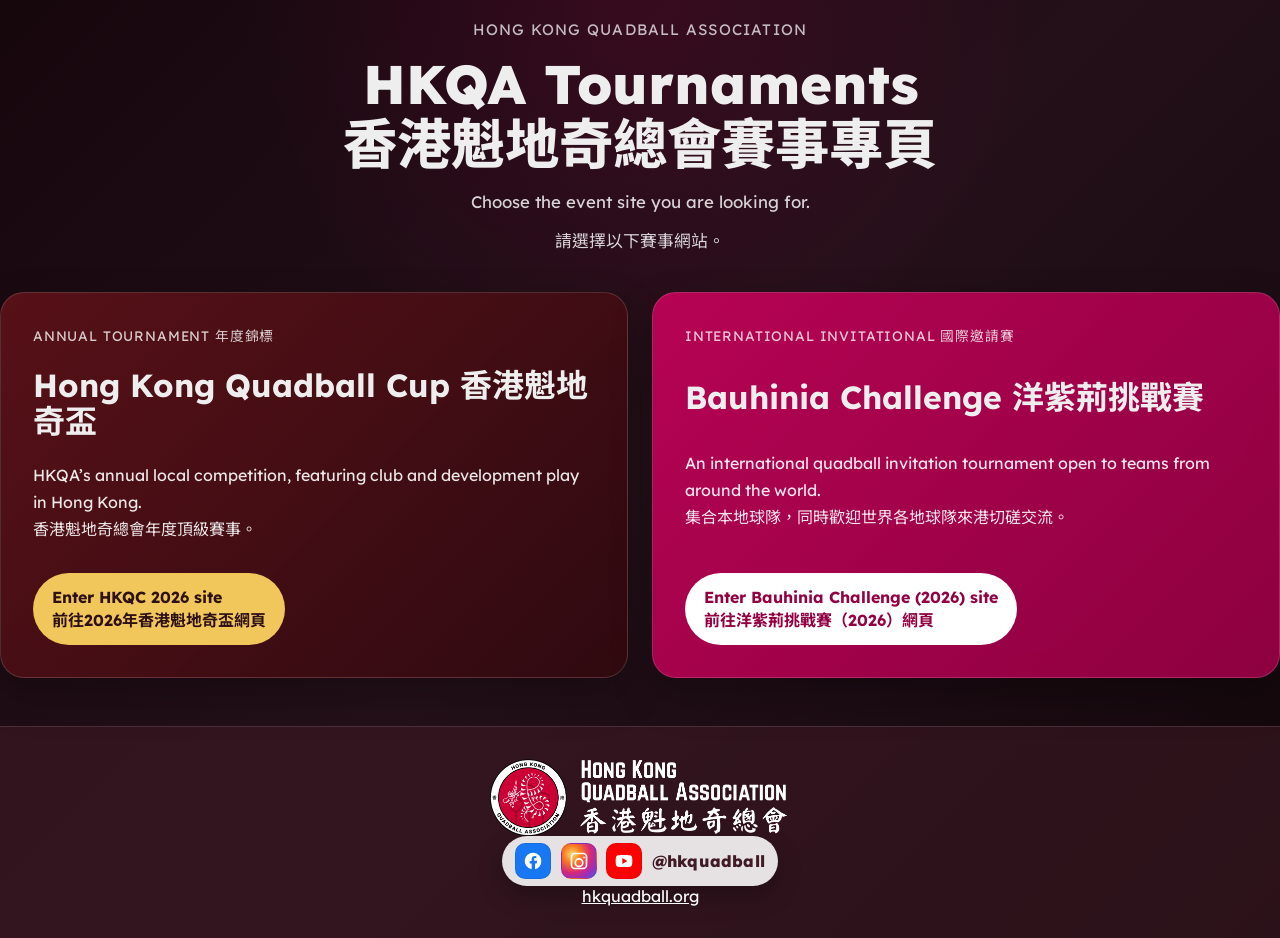
<file: index.html>
<!DOCTYPE html>
<meta charset="UTF-8">
<meta name="robots" content="noindex, follow">
<!-- Disabled: Auto Redirect to Bauhinia Challenge (2026) -->
<!-- <script>
  window.location.replace('./bauhinia-challenge/2026/index.html');
</script> -->
<head>
	<title>
	HKQA Tournament Menu
	</title>

	<link rel="preconnect" href="https://fonts.googleapis.com">
	<link rel="preconnect" href="https://fonts.gstatic.com" crossorigin>
	<link href="https://fonts.googleapis.com/css2?family=Lexend:wght@100..900&family=Noto+Sans+HK:wght@100..900&display=swap" rel="stylesheet">

	<style>	
	html {
		background: rgba(64, 27, 38, 0.55);
	}
	
	body.hub-page {
	  margin: 0;
	  font-family: 'Lexend', 'Noto Sans HK', sans-serif;
	  background:
		radial-gradient(circle at top, rgba(235, 2, 107, 0.12), transparent 35%),
		linear-gradient(135deg, #16070d 0%, #241019 50%, #12070b 100%);
	  color: #fff;
	}

	.hub-shell {
	  max-width: 1180px;
	  margin: 0 auto;
	  padding: 5.5rem 1.5rem 3rem;
	}

	.hub-hero {
	  text-align: center;
	  margin-bottom: 2.5rem;
	  padding-top: 1.25rem;
	}

	.hub-kicker {
		margin: 0 0 1rem;
		font-size: 0.95rem;
		letter-spacing: 0.08em;
		text-transform: uppercase;
		color: rgba(255,255,255,0.72);
	}
	
	h1, h2 {
		color: #EEE;
	}
	
	.hub-hero h1 {
	  margin: 0;
	  font-size: clamp(2rem, 4.8vw, 3.4rem); /* 比原本細 */
	  line-height: 1.1;
	  font-weight: 800;
	}

	.hub-subtitle {
	  max-width: 640px;
	  margin: 1rem auto 0;
	  font-size: 1.05rem;
	  color: rgba(255,255,255,0.82);
	}

	.event-grid {
	  display: grid;
	  grid-template-columns: repeat(2, minmax(0, 1fr));
	  gap: 1.5rem;
	}

	@media (min-width: 1100px) {
	  .event-grid {
		grid-template-columns: repeat(2, minmax(0, 1fr)); /* 闊屏左右並列 */
		align-items: stretch;
	  }
	}

	.event-card {
	  border-radius: 24px;
	  padding: 2rem;
	  min-height: 320px;
	  display: flex;
	  flex-direction: column;
	  justify-content: space-between;
	  border: 1px solid rgba(255,255,255,0.14);
	  box-shadow: 0 18px 40px rgba(0,0,0,0.28);
	  backdrop-filter: blur(14px);
	}

	.hkqc-card {
	  background: linear-gradient(135deg, rgba(92, 18, 24, 0.92), rgba(48, 10, 16, 0.96));
	}

	.bc-card {
	  background: linear-gradient(135deg, rgba(198, 2, 90, 0.90), rgba(146, 1, 66, 0.96));
	}

	.event-label {
	  margin: 0 0 1rem;
	  font-size: 0.86rem;
	  letter-spacing: 0.06em;
	  text-transform: uppercase;
	  color: rgba(255,255,255,0.78);
	}

	.event-card h2 {
	  margin: 0 0 1rem;
	  font-size: 2rem;
	  line-height: 1.15;
	}

	.event-copy {
	  margin: 0 0 1.5rem;
	  font-size: 1rem;
	  line-height: 1.7;
	  color: rgba(255,255,255,0.9);
	}

	.event-actions {
	  display: flex;
	  flex-wrap: wrap;
	  gap: 0.85rem;
	  align-items: center;
	}

	.btn {
	  display: inline-block;
	  padding: 0.85rem 1.2rem;
	  border-radius: 999px;
	  text-decoration: none;
	  font-weight: 700;
	}

	.btn-hkqc {
	  background: #f1c75b;
	  color: #2e1114;
	}

	.btn-bc {
	  background: #fff;
	  color: #920142;
	}

	.text-link {
	  color: rgba(255,255,255,0.88);
	  text-decoration: none;
	  border-bottom: 1px solid rgba(255,255,255,0.35);
	}

	@media (max-width: 840px) {
	  .event-grid {
		grid-template-columns: 1fr;
	  }
	}

	/* Footer */
	.site-footer {
	  margin-top: 3rem;
	  padding: 2rem 1.5rem;
	  background: rgba(64, 27, 38, 0.55);
	  border-top: 1px solid rgba(255, 255, 255, 0.12);
	}

	.footer-links {
	  display: flex;
	  flex-wrap: wrap;
	  gap: 0.6rem 1rem;
	}

	.footer-link {
	  color: rgba(255, 255, 255, 0.9);
	  text-decoration: none;
	  padding: 0.3rem 0.65rem;
	  border-radius: 999px;
	  border: 1px solid rgba(255, 255, 255, 0.18);
	  background: rgba(255, 255, 255, 0.06);
	  transition: all 0.2s ease;
	}

	.footer-link:hover {
	  background: rgba(255, 255, 255, 0.16);
	  border-color: rgba(255, 255, 255, 0.35);
	}

	.footer-social { display: flex; justify-content: center; }

	/* Footer logo sizing relative to social pill */
	.site-footer .footer-social {
	  display: flex;
	  flex-direction: column;
	  align-items: center;
	  gap: 1.25rem;
	}

	.site-footer .social-pill { width: fit-content; }

	.site-footer .footer-logo {
	  width: min(100%, 300px); /* 120% of pill, but not ridiculously large */
	  max-width: 110%;
	  height: auto;
	  display: block;
	}

	.social-pill {
	  display: inline-flex;
	  align-items: center;
	  gap: 0.6rem;
	  padding: 0.45rem 0.8rem;
	  border-radius: 999px;
	  background: rgba(255, 255, 255, 0.88);
	  color: #401b26;
	  box-shadow: 0 10px 24px rgba(0,0,0,0.25);
	}

	.social-icon {
	  width: 34px;
	  height: 34px;
	  border-radius: 10px;
	  display: inline-flex;
	  align-items: center;
	  justify-content: center;
	  text-decoration: none;
	  border: 1px solid rgba(0,0,0,0.08);
	  transition: transform 0.15s ease, filter 0.15s ease;
	}

	.social-icon svg {
	  width: 20px;
	  height: 20px;
	  fill: #fff;                 /* white mark on brand color */
	}

	.social-icon:hover {
	  transform: translateY(-1px);
	  filter: brightness(1.05);
	}

	/* Brand backgrounds */
	.social-icon.facebook { background: #1877F2; }  /* Facebook blue */
	.social-icon.youtube { background: #FF0000; }   /* YouTube red */

	/* Instagram gradient */
	.social-icon.instagram {
	  background: radial-gradient(circle at 30% 30%, #feda75 0%, #fa7e1e 25%, #d62976 55%, #962fbf 75%, #4f5bd5 100%);
	}

	.social-handle {
	  font-weight: 800;
	  letter-spacing: 0.2px;
	  white-space: nowrap;
	}
	</style>
</head>
<body class="hub-page">
	<section class="hub-hero">
		<p class="hub-kicker">Hong Kong Quadball Association</p>
		<h1>HKQA Tournaments<br>香港魁地奇總會賽事專頁</h1>
		<p class="hub-subtitle">Choose the event site you are looking for.</p>
		<p class="hub-subtitle">請選擇以下賽事網站。</p>
	</section>

	<section class="event-grid">
		<div class="event-card hkqc-card">
			<p class="event-label">Annual tournament 年度錦標</p>
			<h2>Hong Kong Quadball Cup 香港魁地奇盃</h2>
			<p class="event-copy">
				HKQA’s annual local competition, featuring club and development play in Hong Kong.<br>
				香港魁地奇總會年度頂級賽事。
			</p>
			<div class="event-actions">
				<a href="https://hkqc.hkquadball.org/2026/" class="btn btn-hkqc">
					Enter HKQC 2026 site<br>
					前往2026年香港魁地奇盃網頁
				</a>
				<!-- <a href="https://hkqc.hkquadball.org/2026/" class="text-link">2026 permalink</a> -->
			</div>
		</div>

		<div class="event-card bc-card">
			<p class="event-label">International invitational 國際邀請賽</p>
			<h2>Bauhinia Challenge 洋紫荊挑戰賽</h2>
			<p class="event-copy">
				An international quadball invitation tournament open to teams from around the world.<br>
				集合本地球隊，同時歡迎世界各地球隊來港切磋交流。
			</p>
			<div class="event-actions">
				<a href="./bauhinia-challenge/2026/" class="btn btn-bc">
					Enter Bauhinia Challenge (2026) site<br>
					前往洋紫荊挑戰賽（2026）網頁
				</a>
				<!-- <a href="./bauhinia-challenge/2026/" class="text-link">2026 permalink</a> -->
			</div>
		</div>
	</section>

	<footer class="site-footer">
		<div class="footer-social">
			<img
			  src="./bauhinia-challenge/2026/assets/img/HKQA-Logo-w-text-WHITE.png"
			  alt="Logo of Hong Kong Quadball Association 香港魁地奇總會標誌"
			  class="footer-logo"
			>	
		</div>
		<div class="footer-social">
			<div class="social-pill" aria-label="HKQA social links">
				<a class="social-icon facebook" href="https://www.facebook.com/hkquadball" target="_blank" rel="noopener"
				   aria-label="HKQA Facebook">
				  <svg viewBox="0 0 24 24" aria-hidden="true">
					<path d="M22 12a10 10 0 1 0-11.6 9.9v-7H8v-2.9h2.4V9.8c0-2.4 1.4-3.7 3.6-3.7 1 0 2 .2 2 .2v2.2h-1.1c-1.1 0-1.4.7-1.4 1.4v1.7H16.9L16.5 15h-2v7A10 10 0 0 0 22 12z"/>
				  </svg>
				</a>

				<a class="social-icon instagram" href="https://www.instagram.com/hkquadball/" target="_blank" rel="noopener"
				   aria-label="HKQA Instagram">
				  <svg viewBox="0 0 24 24" aria-hidden="true">
					<path d="M7 2h10a5 5 0 0 1 5 5v10a5 5 0 0 1-5 5H7a5 5 0 0 1-5-5V7a5 5 0 0 1 5-5zm10 2H7a3 3 0 0 0-3 3v10a3 3 0 0 0 3 3h10a3 3 0 0 0 3-3V7a3 3 0 0 0-3-3zm-5 4.5A5.5 5.5 0 1 1 6.5 14 5.5 5.5 0 0 1 12 8.5zm0 2A3.5 3.5 0 1 0 15.5 14 3.5 3.5 0 0 0 12 10.5zM18 6.7a1 1 0 1 1-1 1 1 1 0 0 1 1-1z"/>
				  </svg>
				</a>

				<a class="social-icon youtube" href="https://www.youtube.com/@hkquadball" target="_blank" rel="noopener"
				   aria-label="HKQA YouTube">
				  <svg viewBox="0 0 24 24" aria-hidden="true">
					<path d="M21.6 7.2a3 3 0 0 0-2.1-2.1C17.8 4.7 12 4.7 12 4.7s-5.8 0-7.5.4A3 3 0 0 0 2.4 7.2 31.6 31.6 0 0 0 2 12a31.6 31.6 0 0 0 .4 4.8 3 3 0 0 0 2.1 2.1c1.7.4 7.5.4 7.5.4s5.8 0 7.5-.4a3 3 0 0 0 2.1-2.1A31.6 31.6 0 0 0 22 12a31.6 31.6 0 0 0-.4-4.8zM10 15.5v-7l6 3.5-6 3.5z"/>
				  </svg>
				</a>

				<span class="social-handle">@hkquadball</span>
			</div>	
		</div>				
		<div class="footer-social">
			<a href="https://www.hkquadball.org" target="_blank" rel="noopener" aria-label="HKQA Website" style="color: white">hkquadball.org</a>
		</div>
	</footer>
</body>
</html>
</file>
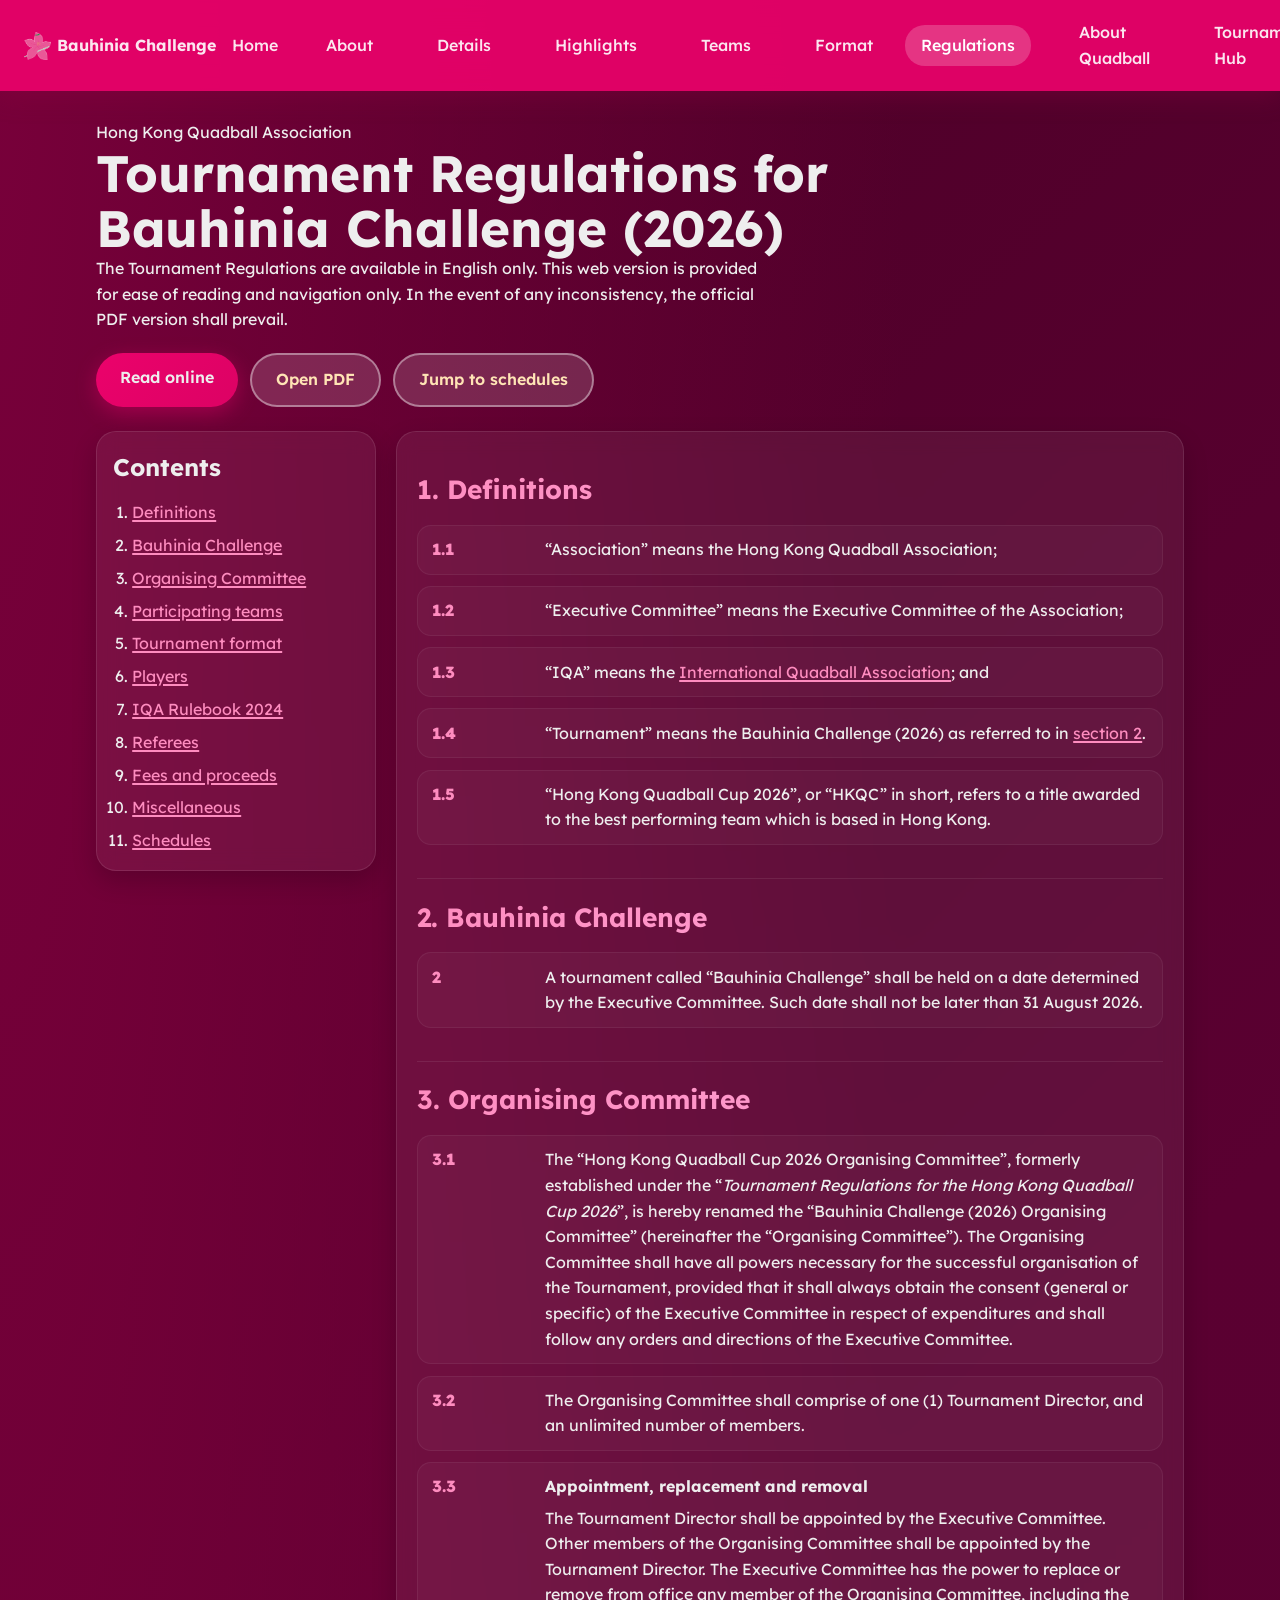
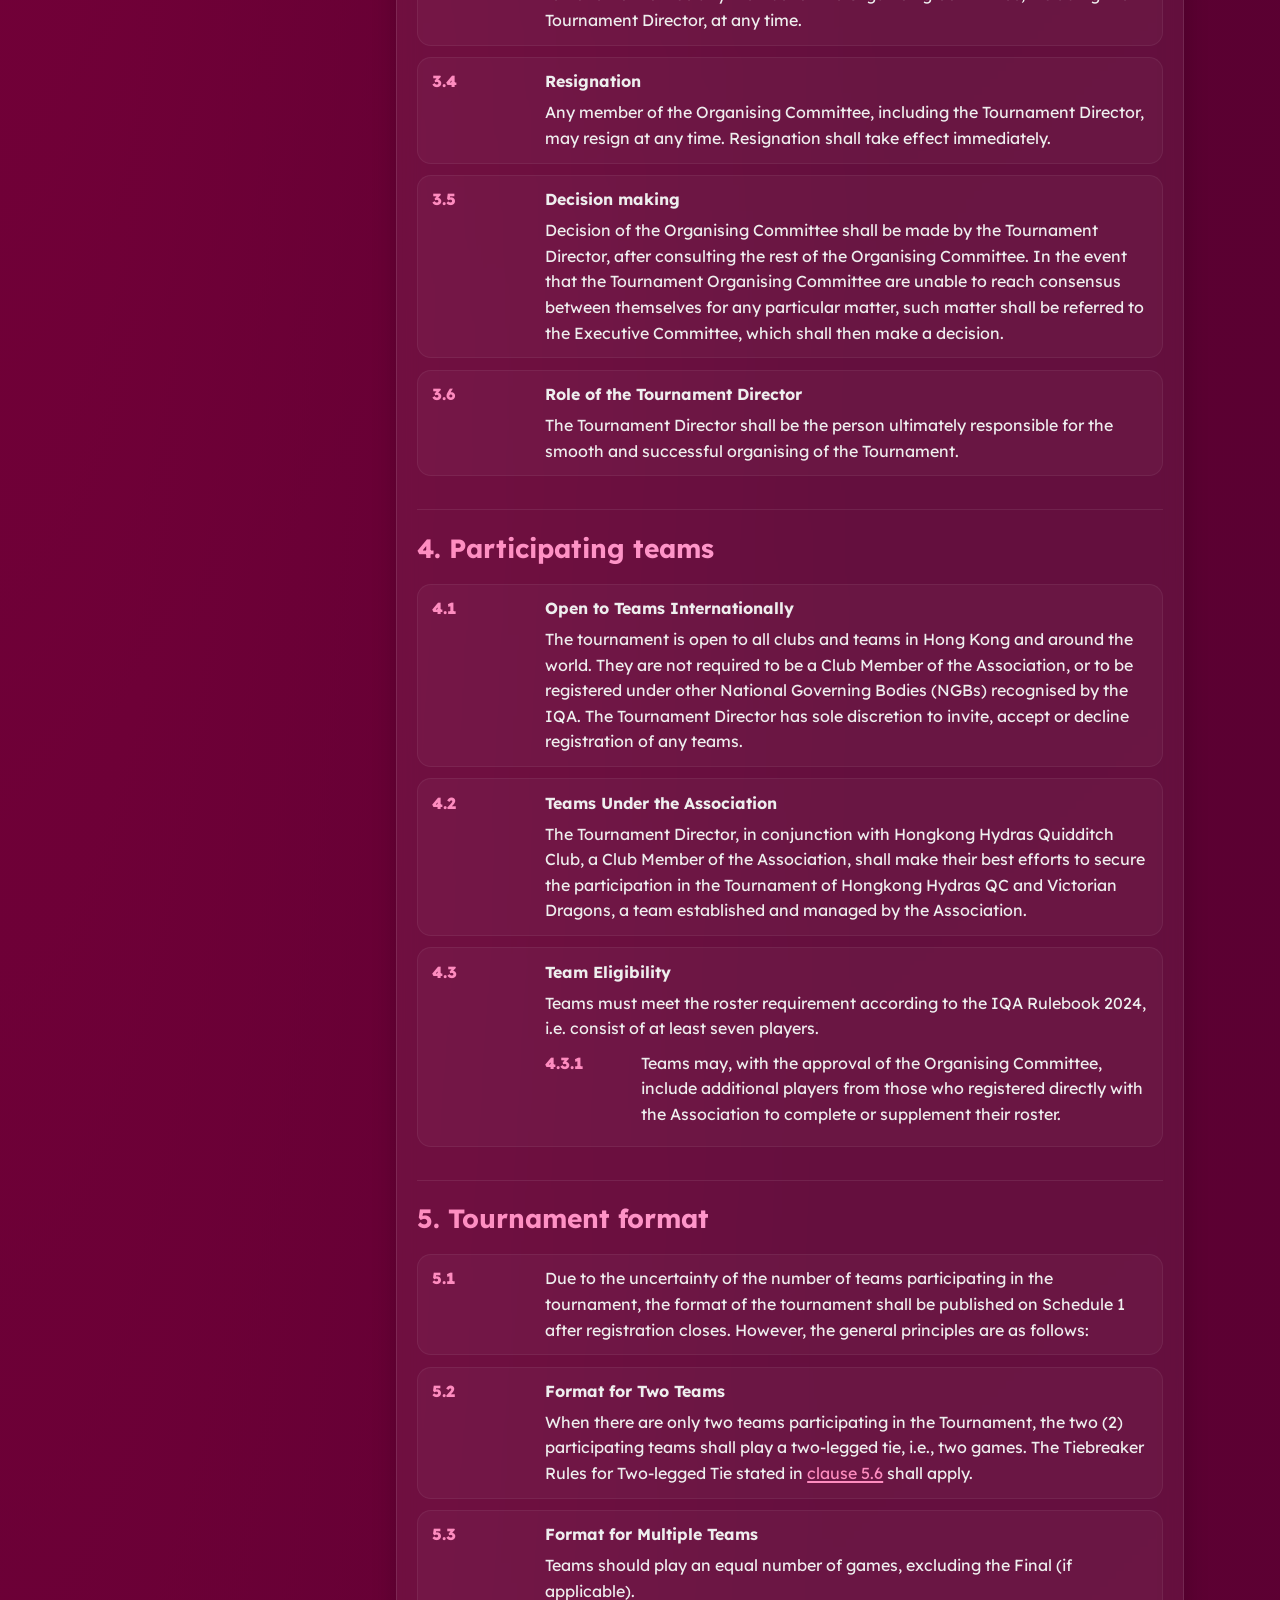
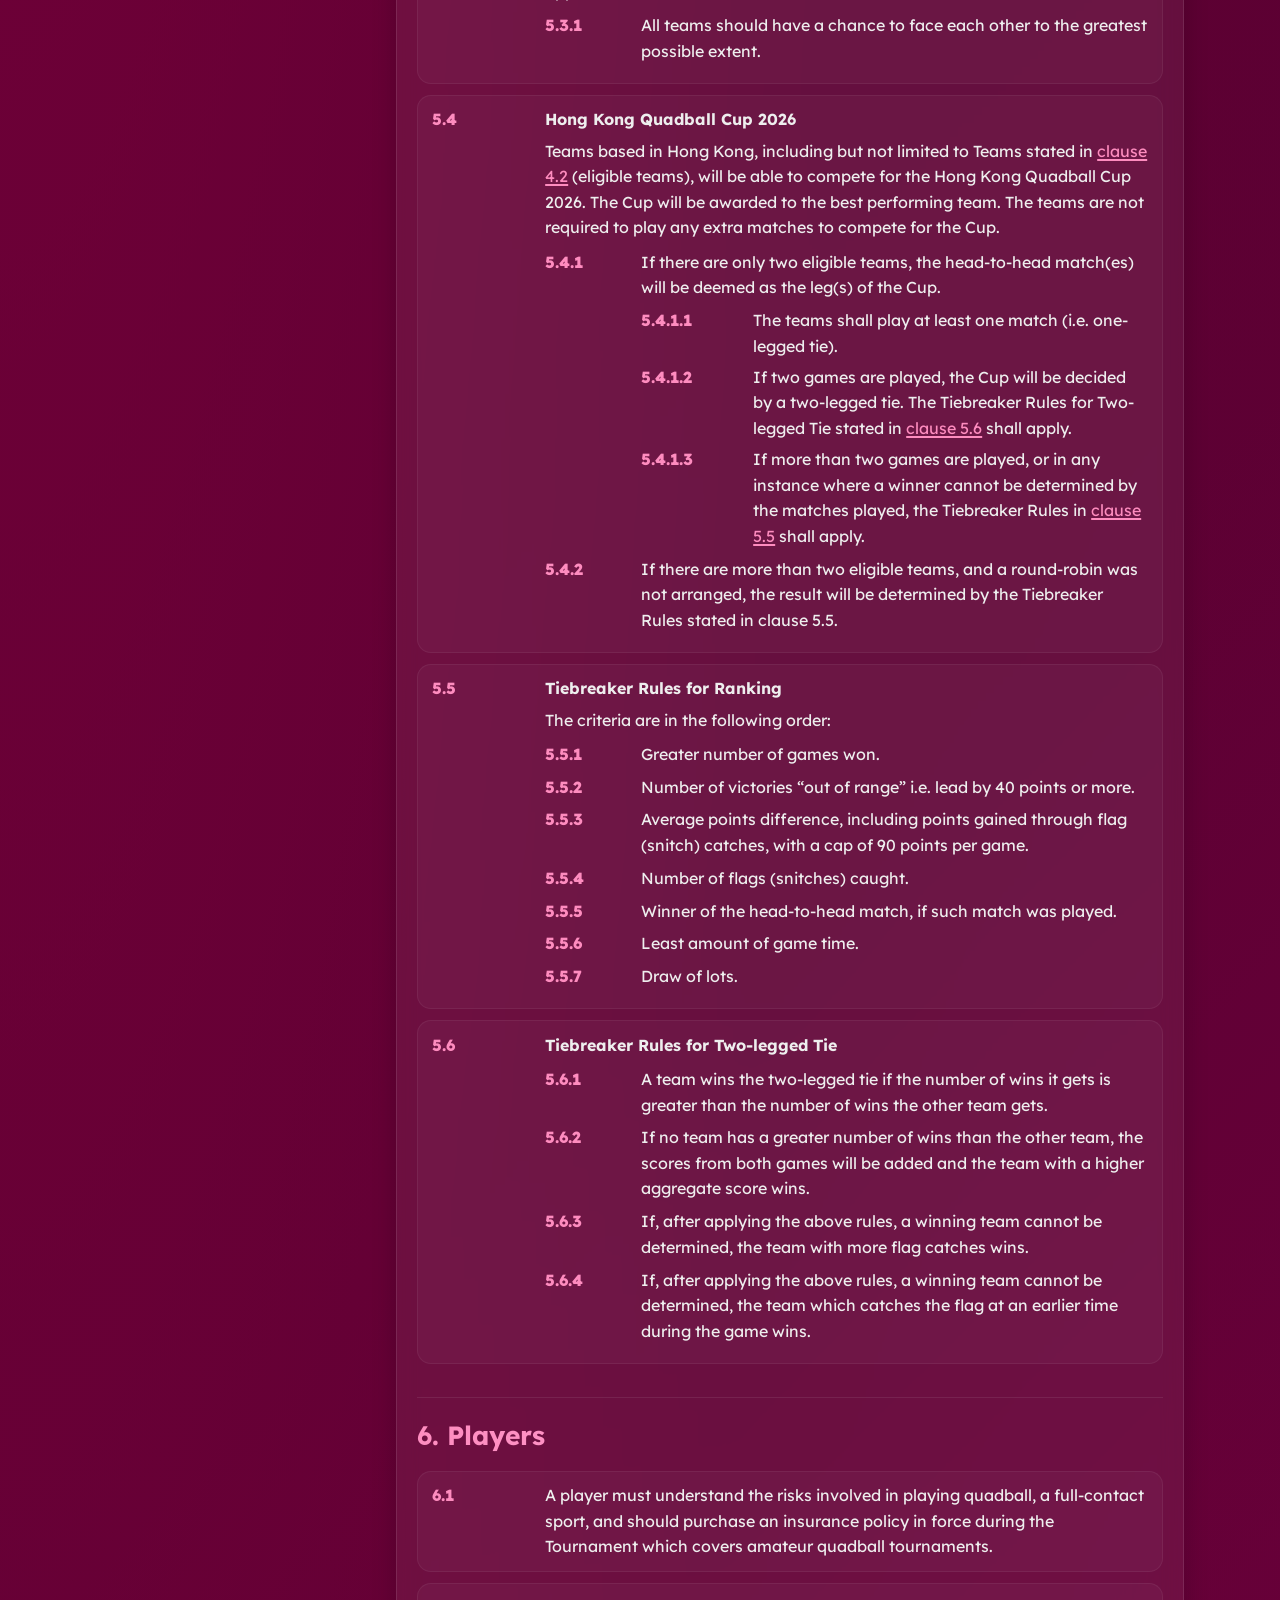
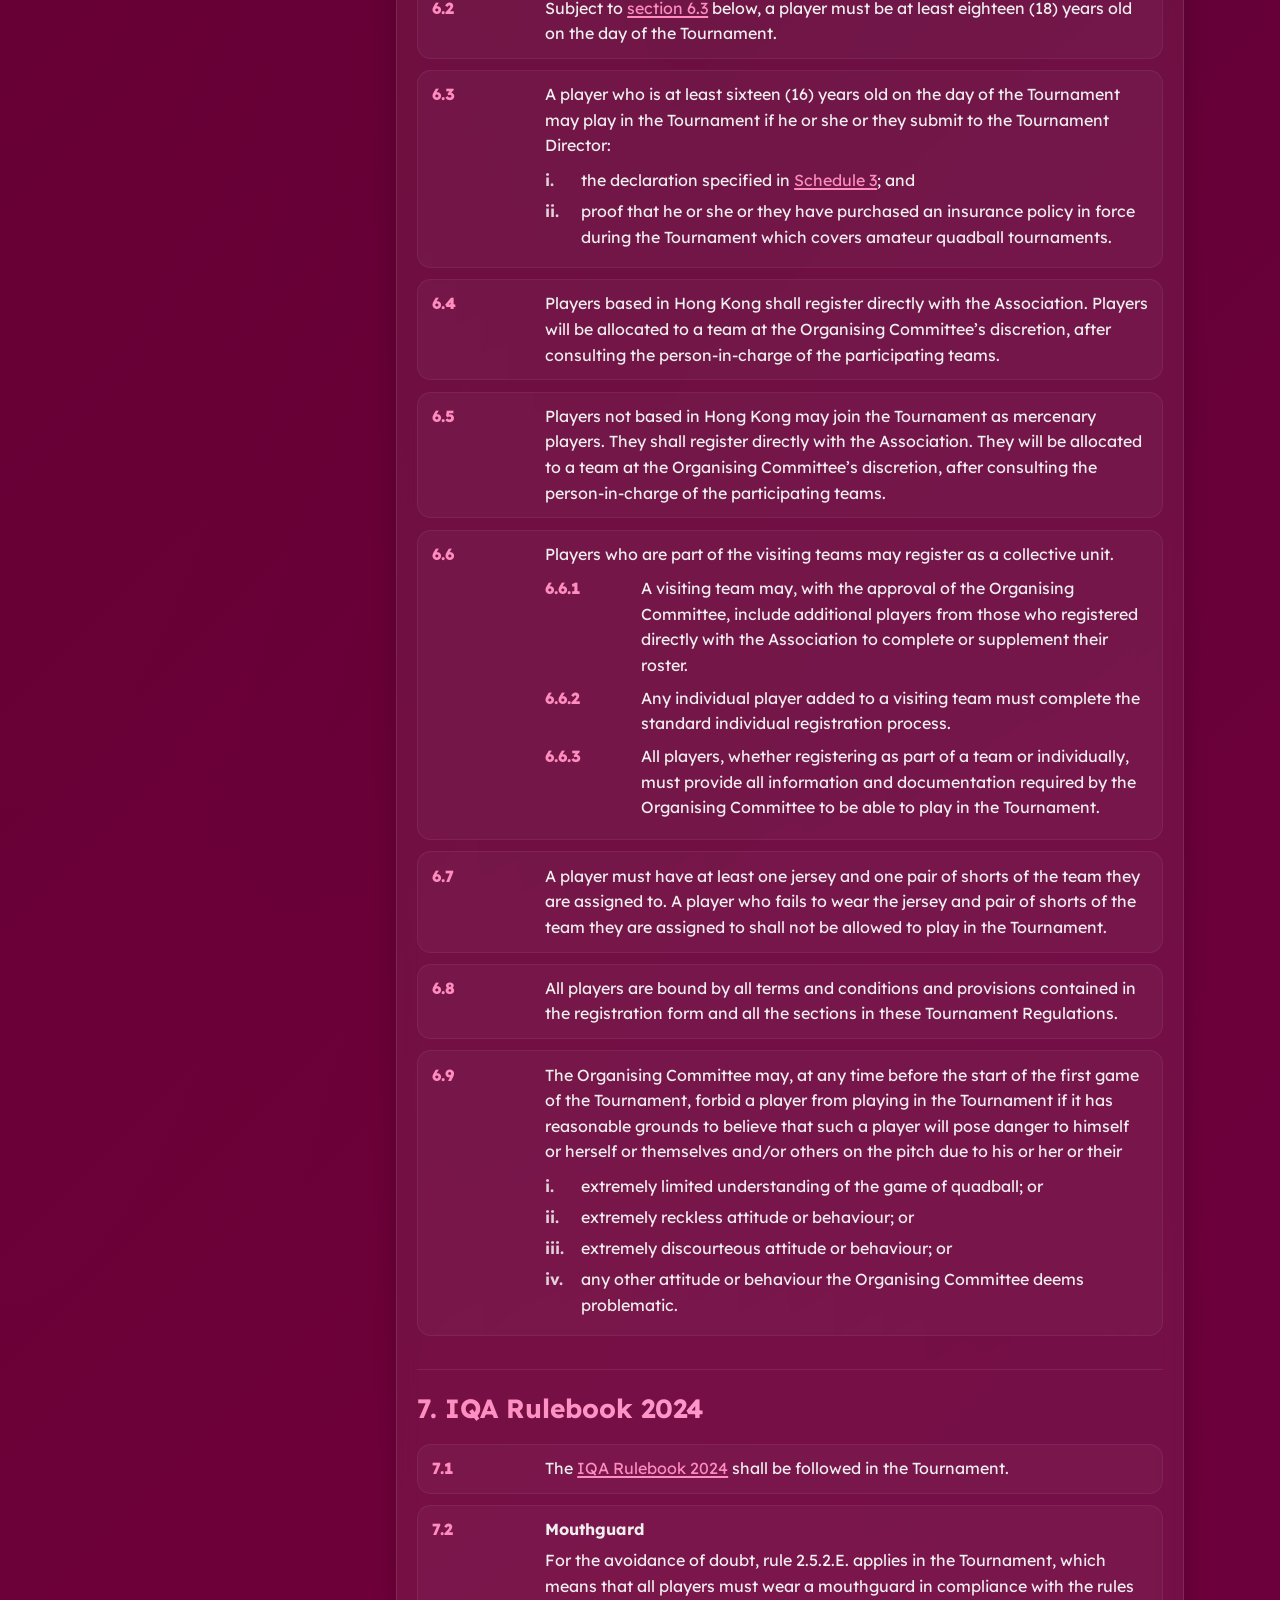
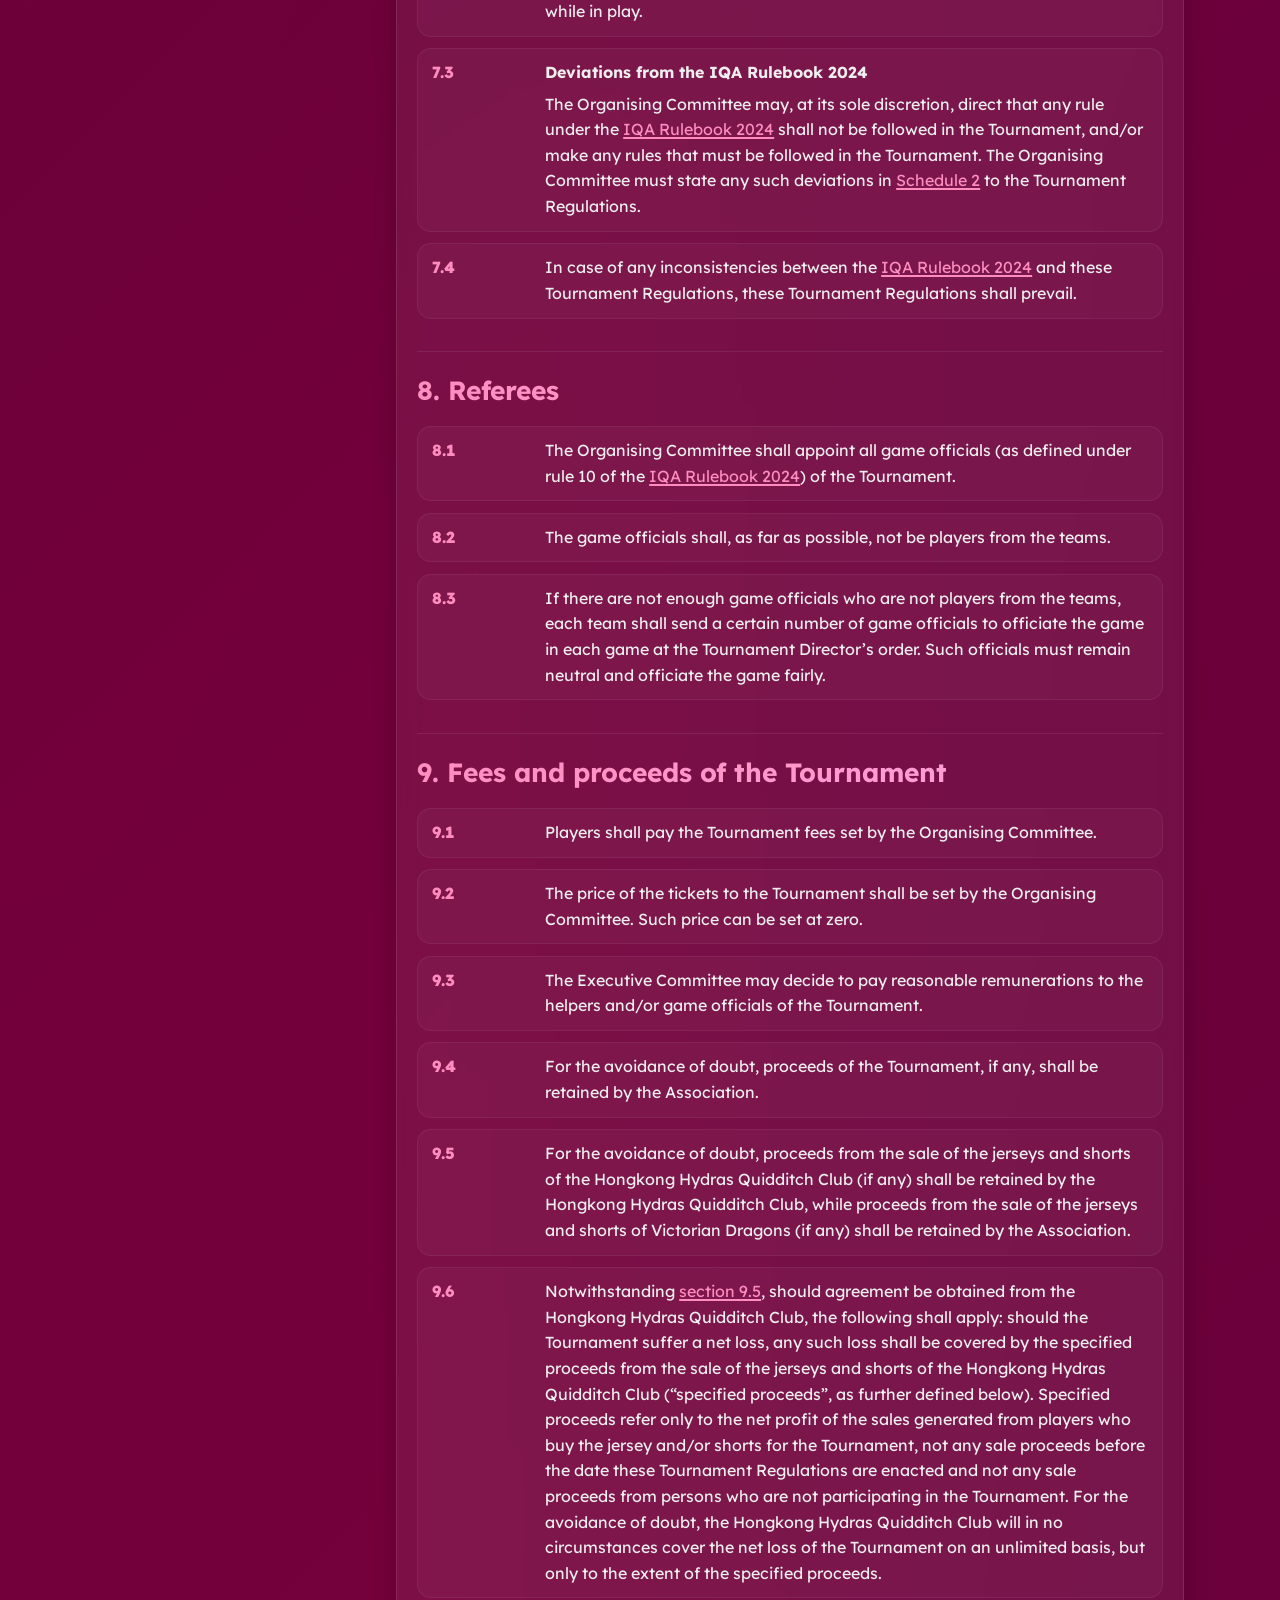
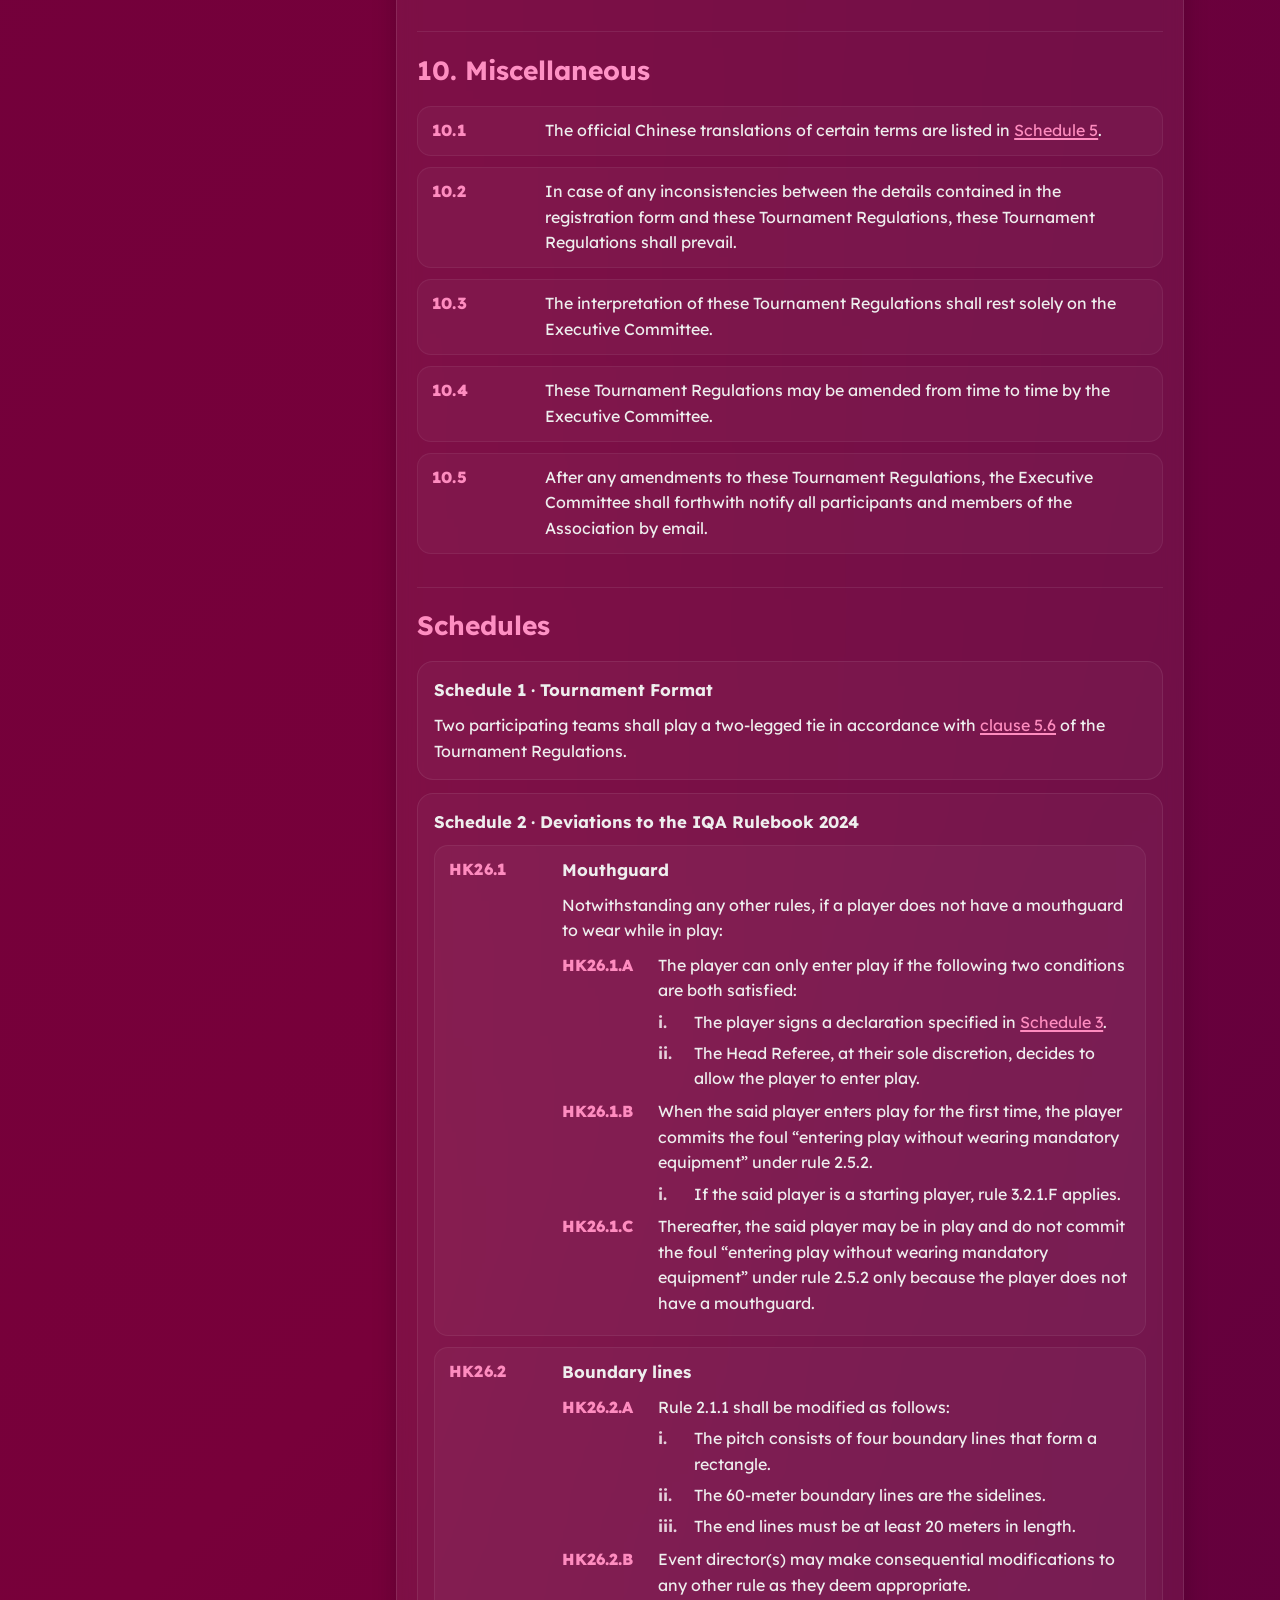
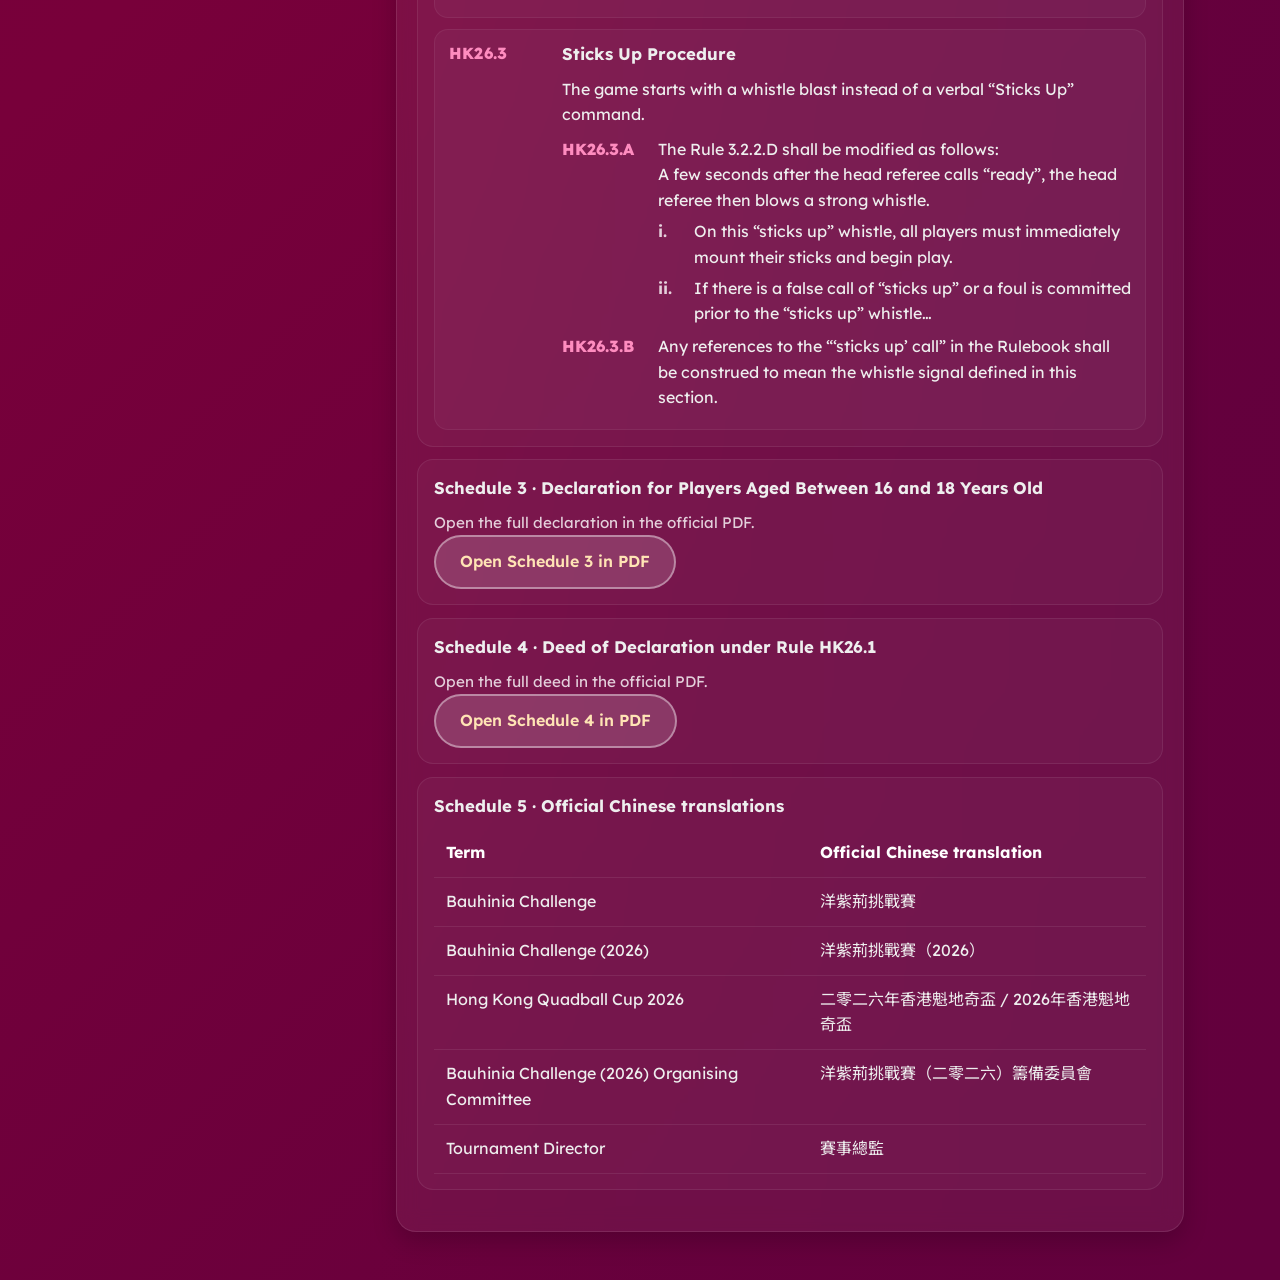
<file: bauhinia-challenge/2026/bc-regulations.html>
<!DOCTYPE html>
<html lang="en" class="lang-en">
<head>
  <meta charset="UTF-8">
  <meta name="viewport" content="width=device-width, initial-scale=1.0">
  <title>Regulations 比賽章則 | Bauhinia Challenge (2026) 洋紫荊挑戰賽（二零二六）</title>
  <meta name="viewport" content="width=device-width, initial-scale=1">
	<link rel="stylesheet" href="assets/bc.css">
</head>
<body>
  <nav class="navbar">
    <div class="navbar-brand">
		<a href="#hero" class="navbar-logo" aria-label="Bauhinia Challenge 洋紫荊挑戰賽">
			<img src="assets/img/Player-Keeper.png" alt="Bauhinia Challenge 洋紫荊挑戰賽" class="navbar-logo-img">
		</a>
		<a href="#hero" class="navbar-title" aria-label="Bauhinia Challenge 洋紫荊挑戰賽">
			<span class="en">Bauhinia Challenge</span><span class="zh">洋紫荊挑戰賽</span>
		</a>
	</div>
    <ul class="navbar-menu">
      <li><a href="./index.html#hero" class="nav-link en">Home</a><a href="/bauhinia-challenge/2026/#hero" class="nav-link zh">主頁</a></li>
      <li><a href="./index.html#about-event" class="nav-link en">About</a>
		<a href="./index.html#about-event" class="nav-link zh">關於</a></li>
	  <li><a href="./index.html#details" class="nav-link zh">賽事資料</a></li>
		<li><a href="./index.html#details" class="nav-link en">Details</a></li>
      <li><a href="./index.html#highlights" class="nav-link zh">精彩重溫</a></li>
		<li><a href="./index.html#highlights" class="nav-link en">Highlights</a></li>
	  <li><a href="./index.html#teams" class="nav-link zh">隊伍</a></li>
		<li><a href="./index.html#teams" class="nav-link en">Teams</a></li>
	  <li><a href="./index.html#format" class="nav-link zh">賽制</a></li>
		<li><a href="./index.html#format" class="nav-link en">Format</a></li>
      <li><a href="#regulations" class="nav-link en active">Regulations</a>
		<a href="#regulations" class="nav-link zh active">賽事章則</a></li>
  	  <li><a href="./index.html#quadball-intro" class="nav-link zh">運動簡介</a></li>
		<li><a href="./index.html#quadball-intro" class="nav-link en">About Quadball</a></li>
	  <li><a href="https://tournament.hkquadball.org/hub.html" class="nav-link zh">其他賽事</a></li>
		<li><a href="https://tournament.hkquadball.org/hub.html" class="nav-link en">Tournament Hub</a></li>
      <li class="lang-switcher">
		<span class="lang-separator">|</span>
		<a href="#" class="lang-toggle" data-lang="zh">中文</a>
		<span class="lang-separator">│</span>
		<a href="#" class="lang-toggle active" data-lang="en">EN</a></li>
    </ul>
  </nav>

  <div class="reg-page" id="regulations">
    <section class="reg-hero">
      <p class="hero-kicker en">Hong Kong Quadball Association</p>
		<p class="hero-kicker zh">香港魁地奇總會</p>
      <h1 class="en">Tournament Regulations for <br> Bauhinia Challenge (2026)</h1>
		<h1 class="zh">洋紫荊挑戰賽<span class="alnum">(2026)</span>賽事章則</h1>
      <p class="en">The Tournament Regulations are available in English only. This web version is provided for ease of reading and navigation only. In the event of any inconsistency, the official PDF version shall prevail.</p>
	  <p class="zh">《洋紫荊挑戰賽<span class="alnum">(2026)</span>賽事章則》只提供英文版。本網頁版《賽事章則》僅為方便閱覽及瀏覽而提供。若與正式<span class="alnum">PDF</span>版本有任何不一致之處，概以正式<span class="alnum">PDF</span>版本為準。</p>
      <div class="reg-tools">
        <a class="btn btn-primary" href="#main">
			<span class="en">Read online</span>
			<span class="zh">閱覽網頁版本</span>
		</a>
        <a class="btn btn-secondary" href="https://drive.google.com/file/d/1hOzRJqjh343N7DvUXLKQ1L1jTWNk2KLL/view?usp=sharing" target="_blank" rel="noopener">
			<span class="en">Open PDF</span>
			<span class="zh">打開PDF版本</span>
		</a>
        <a class="btn btn-secondary" href="#schedules">
			<span class="en">Jump to schedules</span>
			<span class="zh">轉至附表</span>
		</a>
      </div>
    </section>

    <div class="reg-layout">
      <aside class="reg-toc" id="contents">
        <h2><span class="en">Contents</span><span class="zh">目錄</span></h2>
		<a href="#main" class="toc-return"><span class="en">Jump to text</span><span class="zh">跳至內文</span></a>
        <ol>
          <li><a href="#definitions" class="xref">Definitions</a></li>
          <li><a href="#bauhinia" class="xref">Bauhinia Challenge</a></li>
          <li><a href="#committee" class="xref">Organising Committee</a></li>
          <li><a href="#teams" class="xref">Participating teams</a></li>
          <li><a href="#format" class="xref">Tournament format</a></li>
          <li><a href="#players" class="xref">Players</a></li>
          <li><a href="#rulebook" class="xref">IQA Rulebook 2024</a></li>
          <li><a href="#referees" class="xref">Referees</a></li>
          <li><a href="#fees" class="xref">Fees and proceeds</a></li>
          <li><a href="#misc" class="xref">Miscellaneous</a></li>
          <li><a href="#schedules" class="xref">Schedules</a></li>
        </ol>
      </aside>

      <main class="reg-main" id="main">
        <section class="reg-section" id="definitions">
          <h2 class="section-title">1. Definitions</h2>
          <div class="clause" id="clause-1-1"><div class="clause-no">1.1</div>
			<div class="clause-body"><p>“Association” means the Hong Kong Quadball Association;</p></div></div>
          <div class="clause" id="clause-1-2"><div class="clause-no">1.2</div>
			<div class="clause-body"><p>“Executive Committee” means the Executive Committee of the Association;</p></div></div>
          <div class="clause" id="clause-1-3"><div class="clause-no">1.3</div>
			<div class="clause-body"><p>“IQA” means the <a href="https://www.iqasport.org/" class="xref" target="_blank" rel="noopener">International Quadball Association</a>; and</p></div></div>
          <div class="clause" id="clause-1-4"><div class="clause-no">1.4</div>
			<div class="clause-body"><p>“Tournament” means the Bauhinia Challenge (2026) as referred to in <a href="#bauhinia" class="xref">section 2</a>.</p></div></div>
          <div class="clause" id="clause-1-5"><div class="clause-no">1.5</div>
			<div class="clause-body"><p>“Hong Kong Quadball Cup 2026”, or “HKQC” in short, refers to a title awarded to the best performing team which is based in Hong Kong.</p></div></div>
        </section>

        <section class="reg-section" id="bauhinia">
          <h2 class="section-title">2. Bauhinia Challenge</h2>
          <div class="clause"><div class="clause-no">2</div><div class="clause-body"><p>A tournament called “Bauhinia Challenge” shall be held on a date determined by the Executive Committee. Such date shall not be later than 31 August 2026.</p></div></div>
        </section>

        <section class="reg-section" id="committee">
          <h2 class="section-title">3. Organising Committee</h2>
          <div class="clause"><div class="clause-no">3.1</div><div class="clause-body"><p>The “Hong Kong Quadball Cup 2026 Organising Committee”, formerly established under the “<i>Tournament Regulations for the Hong Kong Quadball Cup 2026</i>”, is hereby renamed the “Bauhinia Challenge (2026) Organising Committee” (hereinafter the “Organising Committee”). The Organising Committee shall have all powers necessary for the successful organisation of the Tournament, provided that it shall always obtain the consent (general or specific) of the Executive Committee in respect of expenditures and shall follow any orders and directions of the Executive Committee.</p></div></div>
          <div class="clause"><div class="clause-no">3.2</div><div class="clause-body"><p>The Organising Committee shall comprise of one (1) Tournament Director, and an unlimited number of members.</p></div></div>
          <div class="clause"><div class="clause-no">3.3</div><div class="clause-body"><h3>Appointment, replacement and removal</h3><p>The Tournament Director shall be appointed by the Executive Committee. Other members of the Organising Committee shall be appointed by the Tournament Director. The Executive Committee has the power to replace or remove from office any member of the Organising Committee, including the Tournament Director, at any time.</p></div></div>
          <div class="clause"><div class="clause-no">3.4</div><div class="clause-body"><h3>Resignation</h3><p>Any member of the Organising Committee, including the Tournament Director, may resign at any time. Resignation shall take effect immediately.</p></div></div>
          <div class="clause"><div class="clause-no">3.5</div><div class="clause-body"><h3>Decision making</h3><p>Decision of the Organising Committee shall be made by the Tournament Director, after consulting the rest of the Organising Committee. In the event that the Tournament Organising Committee are unable to reach consensus between themselves for any particular matter, such matter shall be referred to the Executive Committee, which shall then make a decision.</p></div></div>
          <div class="clause"><div class="clause-no">3.6</div><div class="clause-body"><h3>Role of the Tournament Director</h3><p>The Tournament Director shall be the person ultimately responsible for the smooth and successful organising of the Tournament.</p></div></div>
        </section>

        <section class="reg-section" id="teams">
          <h2 class="section-title">4. Participating teams</h2>
          <div class="clause"><div class="clause-no" id="clause-4-1">4.1</div><div class="clause-body"><h3>Open to Teams Internationally</h3><p>The tournament is open to all clubs and teams in Hong Kong and around the world. They are not required to be a Club Member of the Association, or to be registered under other National Governing Bodies (NGBs) recognised by the IQA. The Tournament Director has sole discretion to invite, accept or decline registration of any teams.</p></div></div>
          <div class="clause"><div class="clause-no" id="clause-4-2">4.2</div><div class="clause-body"><h3>Teams Under the Association</h3><p>The Tournament Director, in conjunction with Hongkong Hydras Quidditch Club, a Club Member of the Association, shall make their best efforts to secure the participation in the Tournament of Hongkong Hydras QC and Victorian Dragons, a team established and managed by the Association.</p></div></div>
          <div class="clause clause-prefixed" style="--clause-prefix:'4.3'" id="clause-4-3"><div class="clause-no">4.3</div>
		  <div class="clause-body"><h3>Team Eligibility</h3>
			<p>Teams must meet the roster requirement according to the IQA Rulebook 2024, i.e. consist of at least seven players.</p>
			<ol class="nested nested-decimal">
				<li>Teams may, with the approval of the Organising Committee, include additional players from those who registered directly with the Association to complete or supplement their roster.</li>
			</ol>
		  </div></div>
        </section>

        <section class="reg-section" id="format">
          <h2 class="section-title">5. Tournament format</h2>
			  <div class="clause"><div class="clause-no">5.1</div>
				<div class="clause-body"><p>Due to the uncertainty of the number of teams participating in the tournament, the format of the tournament shall be published on Schedule 1 after registration closes. However, the general principles are as follows:</p></div>
			  </div>
			  <div class="clause" id="clause-5-2"><div class="clause-no">5.2</div>
				<div class="clause-body"><h3>Format for Two Teams</h3>
				<p>When there are only two teams participating in the Tournament, the two (2) participating teams shall play a two-legged tie, i.e., two games. The Tiebreaker Rules for Two-legged Tie stated in <a href="#clause-5-6" class="xref">clause 5.6</a> shall apply.</p>
				</div>
			  </div>
			  <div class="clause clause-prefixed" style="--clause-prefix:'5.3'"><div class="clause-no">5.3</div>
				<div class="clause-body"><h3>Format for Multiple Teams</h3>
				<p>Teams should play an equal number of games, excluding the Final (if applicable).</p>
					<ol class="nested nested-decimal">
						<li>All teams should have a chance to face each other to the greatest possible extent.</li>
					</ol>
			  </div></div>
			  <div class="clause clause-prefixed" style="--clause-prefix:'5.4'" id="clause-5-4"><div class="clause-no">5.4</div>
				<div class="clause-body"><h3>Hong Kong Quadball Cup 2026</h3>
					<p>Teams based in Hong Kong, including but not limited to Teams stated in <a href="#clause-4-2" class="xref">clause 4.2</a> (eligible teams), will be able to compete for the Hong Kong Quadball Cup 2026. The Cup will be awarded to the best performing team. The teams are not required to play any extra matches to compete for the Cup.</p>
					<ol class="nested nested-decimal">
						<li>If there are only two eligible teams, the head-to-head match(es) will be deemed as the leg(s) of the Cup.
							<ol class="nested nested-decimal subclause-list">
								<li>The teams shall play at least one match (i.e. one-legged tie).</li>
								<li>If two games are played, the Cup will be decided by a two-legged tie. The Tiebreaker Rules for Two-legged Tie stated in <a href="#clause-5-6" class="xref">clause 5.6</a> shall apply.</li>
								<li>If more than two games are played, or in any instance where a winner cannot be determined by the matches played, the Tiebreaker Rules in <a href="#clause-5-5" class="xref">clause 5.5</a> shall apply.</li>
							</ol></li>
						<li>If there are more than two eligible teams, and a round-robin was not arranged, the result will be determined by the Tiebreaker Rules stated in clause 5.5.</li>
					</ol>
				</div>
			  </div>
			  <div class="clause clause-prefixed" style="--clause-prefix:'5.5'" id="clause-5-5">
				  <div class="clause-no">5.5</div>
				  <div class="clause-body">
					<h3>Tiebreaker Rules for Ranking</h3>
					<p>The criteria are in the following order:</p>
					<ol class="nested nested-decimal">
					  <li>Greater number of games won.</li>
					  <li>Number of victories “out of range” i.e. lead by 40 points or more.</li>
					  <li>Average points difference, including points gained through flag (snitch) catches, with a cap of 90 points per game.</li>
					  <li>Number of flags (snitches) caught.</li>
					  <li>Winner of the head-to-head match, if such match was played.</li>
					  <li>Least amount of game time.</li>
					  <li>Draw of lots.</li>
					</ol>
				  </div>
				</div>

				<div class="clause clause-prefixed" style="--clause-prefix:'5.6'" id="clause-5-6">
				  <div class="clause-no">5.6</div>
				  <div class="clause-body">
					<h3>Tiebreaker Rules for Two-legged Tie</h3>
					<ol class="nested nested-decimal">
					  <li>A team wins the two-legged tie if the number of wins it gets is greater than the number of wins the other team gets.</li>
					  <li>If no team has a greater number of wins than the other team, the scores from both games will be added and the team with a higher aggregate score wins.</li>
					  <li>If, after applying the above rules, a winning team cannot be determined, the team with more flag catches wins.</li>
					  <li>If, after applying the above rules, a winning team cannot be determined, the team which catches the flag at an earlier time during the game wins.</li>
					</ol>
				  </div>
				</div>
        </section>

        <section class="reg-section" id="players">
          <h2 class="section-title">6. Players</h2>
          <div class="clause"><div class="clause-no">6.1</div><div class="clause-body">
			<p>A player must understand the risks involved in playing quadball, a full-contact sport, and should purchase an insurance policy in force during the Tournament which covers amateur quadball tournaments.</p>
		  </div></div>
          <div class="clause" id="clause-6-2"><div class="clause-no">6.2</div><div class="clause-body">
			<p>Subject to <a href="#clause-6-3" class="xref">section 6.3</a> below, a player must be at least eighteen (18) years old on the day of the Tournament.</p>
		  </div></div>
          <div class="clause" id="clause-6-3"><div class="clause-no">6.3</div><div class="clause-body">
			  <p>A player who is at least sixteen (16) years old on the day of the Tournament may play in the Tournament if he or she or they submit to the Tournament Director:</p>
			  <ol class="nested nested-roman">
				  <li>the declaration specified in <a href="#schedule-3" class="xref">Schedule 3</a>; and</li>
				  <li>proof that he or she or they have purchased an insurance policy in force during the Tournament which covers amateur quadball tournaments.</li>
			  </ol>
		  </div></div>
          <div class="clause" id="clause-6-4"><div class="clause-no">6.4</div><div class="clause-body">
			<p>Players based in Hong Kong shall register directly with the Association. Players will be allocated to a team at the Organising Committee’s discretion, after consulting the person-in-charge of the participating teams.</p>
		  </div></div>
          <div class="clause" id="clause-6-5"><div class="clause-no">6.5</div><div class="clause-body">
			<p>Players not based in Hong Kong may join the Tournament as mercenary players. They shall register directly with the Association. They will be allocated to a team at the Organising Committee’s discretion, after consulting the person-in-charge of the participating teams.</p>
		  </div></div>
          <div class="clause clause-prefixed" style="--clause-prefix:'6.6'" id="clause-6-6"><div class="clause-no">6.6</div>
			<div class="clause-body">
			<p>Players who are part of the visiting teams may register as a collective unit.</p>
				<ol class="nested nested-decimal">
					<li>A visiting team may, with the approval of the Organising Committee, include additional players from those who registered directly with the Association to complete or supplement their roster.</li>
					<li>Any individual player added to a visiting team must complete the standard individual registration process.</li>
					<li>All players, whether registering as part of a team or individually, must provide all information and documentation required by the Organising Committee to be able to play in the Tournament.</li>
				</ol>
		  </div></div>
          <div class="clause" id="clause-6-7"><div class="clause-no">6.7</div><div class="clause-body">
			<p>A player must have at least one jersey and one pair of shorts of the team they are assigned to. A player who fails to wear the jersey and pair of shorts of the team they are assigned to shall not be allowed to play in the Tournament.</p>
		  </div></div>
          <div class="clause" id="clause-6-8"><div class="clause-no">6.8</div><div class="clause-body">
			<p>All players are bound by all terms and conditions and provisions contained in the registration form and all the sections in these Tournament Regulations.</p>
		  </div></div>
          <div class="clause" id="clause-6-9"><div class="clause-no">6.9</div><div class="clause-body">
			  <p>The Organising Committee may, at any time before the start of the first game of the Tournament, forbid a player from playing in the Tournament if it has reasonable grounds to believe that such a player will pose danger to himself or herself or themselves and/or others on the pitch due to his or her or their</p>
			  <ol class="nested nested-roman">
				  <li>extremely limited understanding of the game of quadball; or</li>
				  <li>extremely reckless attitude or behaviour; or</li>
				  <li>extremely discourteous attitude or behaviour; or</li>
				  <li>any other attitude or behaviour the Organising Committee deems problematic.</li>
			  </ol>
		  </div></div>
        </section>

        <section class="reg-section" id="rulebook">
          <h2 class="section-title">7. IQA Rulebook 2024</h2>
          <div class="clause"><div class="clause-no">7.1</div><div class="clause-body">
			<p>The <a href="https://www.iqasport.org/about/documents-and-policies/" class="xref" target="_blank" rel="noopener">IQA Rulebook 2024</a> shall be followed in the Tournament.</p>
		  </div></div>
          <div class="clause"><div class="clause-no">7.2</div><div class="clause-body">
			  <h3>Mouthguard</h3>
			  <p>For the avoidance of doubt, rule 2.5.2.E. applies in the Tournament, which means that all players must wear a mouthguard in compliance with the rules while in play.</p>
		  </div></div>
          <div class="clause" id="clause-7-3"><div class="clause-no">7.3</div><div class="clause-body">
		  <h3>Deviations from the IQA Rulebook 2024</h3>
			<p>The Organising Committee may, at its sole discretion, direct that any rule under the <a href="https://www.iqasport.org/about/documents-and-policies/" class="xref" target="_blank" rel="noopener">IQA Rulebook 2024</a> shall not be followed in the Tournament, and/or make any rules that must be followed in the Tournament. The Organising Committee must state any such deviations in <a href="#schedule-2" class="xref">Schedule 2</a> to the Tournament Regulations.</p>
		  </div></div>
          <div class="clause"><div class="clause-no">7.4</div><div class="clause-body">
			<p>In case of any inconsistencies between the <a href="https://www.iqasport.org/about/documents-and-policies/" class="xref" target="_blank" rel="noopener">IQA Rulebook 2024</a> and these Tournament Regulations, these Tournament Regulations shall prevail.</p>
		  </div></div>
        </section>

        <section class="reg-section" id="referees">
          <h2 class="section-title">8. Referees</h2>
          <div class="clause"><div class="clause-no">8.1</div><div class="clause-body">
			<p>The Organising Committee shall appoint all game officials (as defined under rule 10 of the <a href="https://www.iqasport.org/about/documents-and-policies/" class="xref" target="_blank" rel="noopener">IQA Rulebook 2024</a>) of the Tournament.</p>
		  </div></div>
          <div class="clause"><div class="clause-no">8.2</div><div class="clause-body">
			<p>The game officials shall, as far as possible, not be players from the teams.</p>
		  </div></div>
          <div class="clause"><div class="clause-no">8.3</div><div class="clause-body">
			<p>If there are not enough game officials who are not players from the teams, each team shall send a certain number of game officials to officiate the game in each game at the Tournament Director’s order. Such officials must remain neutral and officiate the game fairly.</p>
		  </div></div>
        </section>

        <section class="reg-section" id="fees">
          <h2 class="section-title">9. Fees and proceeds of the Tournament</h2>
          <div class="clause"><div class="clause-no">9.1</div><div class="clause-body"><p>Players shall pay the Tournament fees set by the Organising Committee.</p></div></div>
          <div class="clause"><div class="clause-no">9.2</div><div class="clause-body"><p>The price of the tickets to the Tournament shall be set by the Organising Committee. Such price can be set at zero.</p></div></div>
          <div class="clause"><div class="clause-no">9.3</div><div class="clause-body"><p>The Executive Committee may decide to pay reasonable remunerations to the helpers and/or game officials of the Tournament.</p></div></div>
          <div class="clause"><div class="clause-no">9.4</div><div class="clause-body"><p>For the avoidance of doubt, proceeds of the Tournament, if any, shall be retained by the Association.</p></div></div>
          <div class="clause" id="clause-9-5"><div class="clause-no">9.5</div><div class="clause-body"><p>For the avoidance of doubt, proceeds from the sale of the jerseys and shorts of the Hongkong Hydras Quidditch Club (if any) shall be retained by the Hongkong Hydras Quidditch Club, while proceeds from the sale of the jerseys and shorts of Victorian Dragons (if any) shall be retained by the Association.</p></div></div>
          <div class="clause" id="clause-9-6"><div class="clause-no">9.6</div><div class="clause-body">
			<p>Notwithstanding <a href="#clause-9-5" class="xref">section 9.5</a>, should agreement be obtained from the Hongkong Hydras Quidditch Club, the following shall apply: should the Tournament suffer a net loss, any such loss shall be covered by the specified proceeds from the sale of the jerseys and shorts of the Hongkong Hydras Quidditch Club (“specified proceeds”, as further defined below). Specified proceeds refer only to the net profit of the sales generated from players who buy the jersey and/or shorts for the Tournament, not any sale proceeds before the date these Tournament Regulations are enacted and not any sale proceeds from persons who are not participating in the Tournament. For the avoidance of doubt, the Hongkong Hydras Quidditch Club will in no circumstances cover the net loss of the Tournament on an unlimited basis, but only to the extent of the specified proceeds.</p>
		  </div></div>
        </section>

        <section class="reg-section" id="misc">
          <h2 class="section-title">10. Miscellaneous</h2>
          <div class="clause"><div class="clause-no">10.1</div><div class="clause-body"><p>The official Chinese translations of certain terms are listed in <a href="#schedule-5" class="xref">Schedule 5</a>.</p></div></div>
          <div class="clause"><div class="clause-no">10.2</div><div class="clause-body"><p>In case of any inconsistencies between the details contained in the registration form and these Tournament Regulations, these Tournament Regulations shall prevail.</p></div></div>
          <div class="clause"><div class="clause-no">10.3</div><div class="clause-body"><p>The interpretation of these Tournament Regulations shall rest solely on the Executive Committee.</p></div></div>
          <div class="clause"><div class="clause-no">10.4</div><div class="clause-body"><p>These Tournament Regulations may be amended from time to time by the Executive Committee.</p></div></div>
          <div class="clause"><div class="clause-no">10.5</div><div class="clause-body"><p>After any amendments to these Tournament Regulations, the Executive Committee shall forthwith notify all participants and members of the Association by email.</p></div></div>
        </section>

        <section class="reg-section" id="schedules">
          <h2 class="section-title">Schedules</h2>
          <div class="schedule" id="schedule-1">
			<h3>Schedule 1 · Tournament Format</h3>
			<p>Two participating teams shall play a two-legged tie in accordance with <a href="#clause-5-6" class="xref">clause 5.6</a> of the Tournament Regulations.</p>
		  </div>
          <div class="schedule" id="schedule-2">
		  <h3>Schedule 2 · Deviations to the IQA Rulebook 2024</h3>

		  <div class="schedule-body">
			<div class="clause schedule-clause" style="--clause-prefix:'HK26.1'" id="rule-hk26-1">
			  <div class="clause-no">HK26.1</div>
				  <div class="clause-body">
					<h3>Mouthguard</h3>
					<p>Notwithstanding any other rules, if a player does not have a mouthguard to wear while in play:</p>
					<ol class="nested nested-alpha">
					  <li>
						The player can only enter play if the following two conditions are both satisfied:
						<ol class="nested nested-roman">
						  <li>The player signs a declaration specified in <a href="#schedule-3" class="xref">Schedule 3</a>.</li>
						  <li>The Head Referee, at their sole discretion, decides to allow the player to enter play.</li>
						</ol>
					  </li>
					  <li>
						When the said player enters play for the first time, the player commits the foul “entering play without wearing mandatory equipment” under rule 2.5.2.
						<ol class="nested nested-roman">
						  <li>If the said player is a starting player, rule 3.2.1.F applies.</li>
						</ol>
					  </li>
					  <li>Thereafter, the said player may be in play and do not commit the foul “entering play without wearing mandatory equipment” under rule 2.5.2 only because the player does not have a mouthguard.</li>
					</ol>
				  </div>
			  </div>

			  <div class="clause schedule-clause" style="--clause-prefix:'HK26.2'" id="rule-hk26-2">
				  <div class="clause-no">HK26.2</div>
				  <div class="clause-body">
					<h3>Boundary lines</h3>
					<ol class="nested nested-alpha">
					  <li>
						Rule 2.1.1 shall be modified as follows:
						<ol class="nested nested-roman">
						  <li>The pitch consists of four boundary lines that form a rectangle.</li>
						  <li>The 60-meter boundary lines are the sidelines.</li>
						  <li>The end lines must be at least 20 meters in length.</li>
						</ol>
					  </li>
					  <li>Event director(s) may make consequential modifications to any other rule as they deem appropriate.</li>
					</ol>
				  </div>
				</div>

			  <div class="clause schedule-clause" style="--clause-prefix:'HK26.3'" id="rule-hk26-3">
				  <div class="clause-no">HK26.3</div>
				  <div class="clause-body">
					<h3>Sticks Up Procedure</h3>
					<p>The game starts with a whistle blast instead of a verbal “Sticks Up” command.</p>
					<ol class="nested nested-alpha">
					  <li>
						The Rule 3.2.2.D shall be modified as follows:
						<p class="amendment-block">A few seconds after the head referee calls “ready”, the head referee then blows a strong whistle.</p>
						<ol class="nested nested-roman">
						  <li>On this “sticks up” whistle, all players must immediately mount their sticks and begin play.</li>
						  <li>If there is a false call of “sticks up” or a foul is committed prior to the “sticks up” whistle…</li>
						</ol>
					  </li>
					  <li>Any references to the “‘sticks up’ call” in the Rulebook shall be construed to mean the whistle signal defined in this section.</li>
					</ol>
				  </div>
				</div>
			  </div>
		  </div>
          <div class="schedule" id="schedule-3"><h3>Schedule 3 · Declaration for Players Aged Between 16 and 18 Years Old</h3><p class="waiver-note">Open the full declaration in the official PDF.</p><p><a class="btn btn-secondary" href="https://drive.google.com/open?id=1hOzRJqjh343N7DvUXLKQ1L1jTWNk2KLL&disco=AAAB5iPIgRc" target="_blank" rel="noopener">Open Schedule 3 in PDF</a></p></div>
          <div class="schedule" id="schedule-4"><h3>Schedule 4 · Deed of Declaration under Rule HK26.1</h3><p class="waiver-note">Open the full deed in the official PDF.</p><p><a class="btn btn-secondary" href="https://drive.google.com/open?id=1hOzRJqjh343N7DvUXLKQ1L1jTWNk2KLL&disco=AAAB5iPIgRg" target="_blank" rel="noopener">Open Schedule 4 in PDF</a></p></div>
          <div class="schedule" id="schedule-5"><h3>Schedule 5 · Official Chinese translations</h3>
            <div class="table-wrap">
              <table>
                <thead><tr><th>Term</th><th>Official Chinese translation</th></tr></thead>
                <tbody>
                  <tr><td>Bauhinia Challenge</td><td>洋紫荊挑戰賽</td></tr>
                  <tr><td>Bauhinia Challenge (2026)</td><td>洋紫荊挑戰賽（2026）</td></tr>
                  <tr><td>Hong Kong Quadball Cup 2026</td><td>二零二六年香港魁地奇盃 / 2026年香港魁地奇盃</td></tr>
                  <tr><td>Bauhinia Challenge (2026) Organising Committee</td><td>洋紫荊挑戰賽（二零二六）籌備委員會</td></tr>
                  <tr><td>Tournament Director</td><td>賽事總監</td></tr>
                </tbody>
              </table>
            </div>
          </div>
        </section>
      </main>
    </div>
  </div>
  
<a href="#contents" class="toc-fab" id="tocFab" aria-label="Jump to contents"><span class="en">Contents</span><span class="zh">目錄</span></a>
  <script>
    function detectLanguage() {
      const lang = (navigator.language || navigator.userLanguage || 'zh').substr(0, 2);
      return lang === 'zh' ? 'zh' : 'en';
    }

    document.addEventListener('DOMContentLoaded', function () {
      const defaultLang = detectLanguage();
      document.documentElement.className = 'lang-' + defaultLang;

      const toggles = document.querySelectorAll('.lang-toggle');
      toggles.forEach(btn => {
        btn.classList.toggle('active', btn.dataset.lang === defaultLang);
        btn.addEventListener('click', e => {
          e.preventDefault();
          const lang = btn.dataset.lang;
          document.documentElement.className = 'lang-' + lang;
          toggles.forEach(b => b.classList.remove('active'));
          btn.classList.add('active');
        });
      });
  </script>
	<script>
		const toggles = document.querySelectorAll('.lang-toggle');
		toggles.forEach(btn => btn.addEventListener('click', e => {
		  e.preventDefault();
		  const lang = btn.dataset.lang;
		  document.documentElement.className = 'lang-' + lang;
		  toggles.forEach(b => b.classList.remove('active'));
		  btn.classList.add('active');
		}));

		const tocFab = document.getElementById('tocFab');
		const contents = document.getElementById('contents');

		function updateTocFab() {
		  if (!tocFab || !contents || window.innerWidth > 920) return;
		  const rect = contents.getBoundingClientRect();
		  tocFab.classList.toggle('is-visible', rect.bottom < 80);
		}

		window.addEventListener('scroll', updateTocFab, { passive: true });
		window.addEventListener('resize', updateTocFab);
		window.addEventListener('load', updateTocFab);
	</script>
</body>
</html>
</file>
<file: bauhinia-challenge/2026/assets/bc.css>
@import url('https://fonts.googleapis.com/css2?family=Lexend:ital,wght@0,200..800;1,200..800&family=Noto+Sans+HK:wght@100..900&display=swap');

* { margin: 0; padding: 0; box-sizing: border-box; }

/* Bauhinia Challenge Pink Palette */
:root {
  --bc-primary: #EB026B;          /* MAIN Primary */
  --bc-primary-hover: #DC0264;    /* Hover */
  --bc-primary-base: #C6025A;     /* Gradients */
  --bc-secondary-1: #BB0255;      /* Borders */
  --bc-secondary-2: #B60253;      /* Shadows light */
  --bc-secondary-dark: #920142;   /* Deep shadows */
  --bc-headings: #fe8cbf; /* Tint of #EB026B */
  --bg-pink-1: #3b001b;  /* from #C6025A */
  --bg-pink-2: #42001e;  /* from #DC0264 */
  --bg-pink-3: #460020;  /* from #EB026B - Primary base */
  --bg-pink-4: #380019;  /* from #BB0255 */
  --bg-pink-5: #360018;  /* from #B60253 */
  --bg-pink-6: #2b0013;  /* from #920142 - Deepest */
  --bg-pink-light-1: #63003D;    /* #C6025A lighter */
  --bg-pink-light-2: #72003B;    /* #DC0264 */
  --bg-pink-light-3: #78003A;    /* #EB026B - Primary light bg */
  --bg-pink-light-4: #5D0033;    /* #BB0255 */
  --bg-pink-light-5: #5A0031;    /* #B60253 */
  --bg-pink-light-6: #4B0026;    /* #920142 */
}

html { scroll-behavior: smooth; }

body {
  font-family: "Lexend", "Noto Sans HK", sans-serif;
  line-height: 1.6;
  color: #eee;
  background: 
    radial-gradient(ellipse at top left, var(--bg-pink-light-3) 0%, transparent 50%),
    radial-gradient(ellipse at bottom right, var(--bg-pink-light-1) 0%, transparent 50%),
    linear-gradient(135deg, 
      var(--bg-pink-light-6) 0%, 
      var(--bg-pink-light-5) 20%, 
      var(--bg-pink-light-4) 40%, 
      var(--bg-pink-light-2) 60%, 
      var(--bg-pink-light-3) 80%, 
      var(--bg-pink-light-1) 100%
    );
  min-height: 100vh;
  padding-top: 80px;
}

/* Typography */
.hero-title-img h1 {
	color: #feb3d5;
}

.section-title.en,
h1.en, h2.en, h3.en {
  font-family: "Lexend", sans-serif;
  font-weight: 700;
  font-variation-settings: "wght" 700;
}

.section-title.zh,
h1.zh, h2.zh, h3.zh {
  font-family: "Noto Sans HK", sans-serif;
  font-weight: 700;
}

p, li {
  font-family: "Lexend", "Noto Sans HK", sans-serif;
  font-weight: 400;
}

.details-grid {
    display: grid; grid-template-columns: repeat(auto-fit, minmax(300px, 1fr)); gap: 2rem;
}

.detail-item {
	background: linear-gradient(135deg, 
		rgba(235, 2, 107, 0.1), 
		rgba(198, 2, 90, 0.05));
    border: 1px solid rgba(235, 2, 107, 0.3); border-radius: 16px; padding: 2rem;
    text-align: center; transition: transform 0.3s, box-shadow 0.3s;
}

.detail-item:hover { transform: translateY(-5px); box-shadow: 0 10px 30px rgba(255,105,180,0.3); }

.detail-item h3 { 
	font-family: 'Lexend', sans-serif; 
	font-weight: 600; 
	color: var(--bc-headings) !important; 
	margin-bottom: 1rem; 
	font-size: 1.4rem; 
}

.detail-item p { font-size: 1.1rem; line-height: 1.6; opacity: 0.95; }

@media (max-width: 768px) { .details-grid { grid-template-columns: 1fr; } }

/* Paragraph spacing */
.bilingual-text p {
  margin: 0 0 1rem 0;   /* space between paragraphs */
}

.bilingual-text p:last-child {
  margin-bottom: 0;    /* avoid extra gap at end of block */
}

/* Global bilingual switch (works for p/div/span) */
.en { display: none; }
html.lang-en .zh { display: none; }
html.lang-en .en { display: unset; }

.section-title.en,
p.en { display: none; }

html.lang-en .section-title.zh,
html.lang-en p.zh { display: none; }

html.lang-en .section-title.en,
html.lang-en p.en { display: block; }

/* Navbar */
.navbar {
  position: fixed;
  top: 0; left: 0; right: 0;
  z-index: 1000;
  padding: 0.75rem 1.5rem;
  background: rgba(235,2,107,0.92); /* Primary slightly transparent */  /* #EB026B */
  box-shadow: 0 4px 24px rgba(146, 1, 66, 0.4);   /* #920142 shadow */
  backdrop-filter: blur(20px);
  display: flex;
  align-items: center;
  justify-content: space-between;
  min-height: 60px;
}

.navbar-brand {
  display: flex;
  align-items: center;
  gap: 0.4rem; /* 控制 logo 同 title 之間距離 */
  flex-shrink: 0;
}

.navbar-logo-img {
  height: 28px;
  max-height: 32px;
  display: block;
}

.navbar-title {
	color: rgba(255, 255, 255, 0.9);
	text-decoration: none;
	font-weight: 700;
	align-self: left;
}

.navbar-menu {
  list-style: none;
  display: flex;
  gap: 1rem;
  align-items: center;
}

.nav-link {
  color: rgba(255, 255, 255, 0.9);
  text-decoration: none;
  padding: 0.5rem 1rem;
  border-radius: 20px;
  font-weight: 500;
  transition: all 0.2s ease;
}

.nav-link:hover,
.nav-link.active {
  background: rgba(255, 255, 255, 0.2);
  color: white;
}

/* Navbar 雙語 */
.navbar-menu li .nav-link.zh { display: block; }
.navbar-menu li .nav-link.en { display: none; }

html.lang-en .nav-link.zh { display: none; }
html.lang-en .nav-link.en { display: block; }

/* Language toggle */
.lang-switcher {
  display: flex;
  align-items: center;
  gap: 0.5rem;
}

.lang-separator {
  color: rgba(255, 255, 255, 0.4);
  font-weight: 300;
  font-size: 1.1rem;
}

.lang-toggle {
  color: rgba(255, 255, 255, 0.8);
  text-decoration: none;
  padding: 0.25rem 0.5rem;
  border-radius: 4px;
  font-weight: 500;
  font-size: 0.9rem;
  cursor: pointer;
}

.lang-toggle.active,
.lang-toggle:hover {
  color: #fff;
  background: rgba(255, 255, 255, 0.15);
}

/* Modal Box */
.modal-overlay {
  position: fixed;
  top: 0;
  left: 0;
  right: 0;
  bottom: 0;
  background: rgba(0, 0, 0, 0.75);
  backdrop-filter: blur(8px);
  display: flex;
  align-items: center;
  justify-content: center;
  z-index: 9999;
  opacity: 1;
  visibility: visible;
}

.modal-box {
  background: rgba(255, 255, 255, 0.95);
  backdrop-filter: blur(20px);
  border-radius: 20px;
  max-width: 90vw;
  max-height: 90vh;
  width: 500px;
  box-shadow: 0 20px 48px rgba(0, 0, 0, 0.5);
  overflow-y: auto;
}

.modal-header {
  padding: 1.5rem 1.5rem 0;
  display: flex;
  justify-content: space-between;
  align-items: flex-start;
}

.modal-header h3 {
  font-size: 1.3rem;
  font-weight: 700;
  color: rgb(64, 27, 38);
  margin: 0;
}

.modal-close {
  background: none;
  border: none;
  font-size: 1.8rem;
  color: #666;
  cursor: pointer;
  padding: 0;
  width: 32px;
  height: 32px;
  display: flex;
  align-items: center;
  justify-content: center;
}

.modal-body {
  padding: 0 1.5rem 1rem;
}

.modal-body p {
  margin: 1rem 0;
  line-height: 1.6;
  color: #333;
}

.modal-footer {
  padding: 0 1.5rem 1.5rem;
  text-align: right;
}

/* Modal buttons: consistent sizing + bilingual */
.modal-footer {
  padding: 0 1.5rem 1.5rem;
  display: flex;
  gap: 0.75rem;
}

.modal-footer .btn {
  flex: 1;
  min-width: 150px;
  text-align: center;
  font-size: 0.9rem;
  line-height: 1.3;
  padding: 0.55rem 1.1rem;
}

/* Allow the inner span to wrap onto 2 lines, centered */
.modal-footer .btn span {
  display: inline-block;
  white-space: normal;
}


/* Fix secondary button contrast (keep your #888 bg) */
.modal-footer .btn-secondary {
  background-color: #888 !important;
  border-color: rgba(255,255,255,0.6) !important;
  color: #fff !important;
}

.modal-footer .btn-secondary:hover {
  background-color: #666 !important;
  color: #fff !important;
}

/* Bilingual text inside modal buttons */
.modal-footer .btn span.zh,
.modal-footer .btn span.en {
  line-height: 1.2;
  font-weight: 500;
}

/* Dismissed state */
.modal-overlay.dismissed {
  opacity: 0;
  visibility: hidden;
  pointer-events: none;
}

/* Mobile */
@media (max-width: 640px) {
  .modal-box {
    width: 95vw;
    margin: 1rem;
  }
}

/* Hero */
/* Hero - 手機垂直排版 */
#hero {
  padding: 4.3rem 1.5rem 2rem; /* 底部少啲 */
  display: flex;
  flex-direction: column;
  gap: 2rem;
  align-items: center;
  width: 100%;
}

.hero-content {
  max-width: 90%; /* 手機放闊 */
  text-align: center;
  width: 100%;
  order: 1; /* 文字優先 */
}

.hero-image {
  max-width: 100%; /* KV 全寬 */
  order: 2; /* KV 在下 */
  width: 100%;
}

.hero-kv {
  width: 100%;
  height: auto;
  max-height: 400px;
  object-fit: contain;
}

.hero-title-img {
  width: 100%;
  height: auto;
  display: block;
  transition: transform 0.3s ease;
}

.hero-title-img:hover {
  transform: scale(1.02);
}
.hero-meta {
  display: flex;
  flex-wrap: wrap;
  gap: 1.5rem;
  margin: 1rem 0;
  justify-content: center;
}

.hero-meta-item .label {
  display: block;
  font-size: 0.8rem;
  opacity: 0.8;
}

.hero-subtitle {
  font-size: 1.1rem;
  margin-bottom: 1.2rem;
}

.hero-actions {
  display: flex;
  flex-wrap: wrap;
  gap: 1rem;
  margin: 1.5rem 0;
  justify-content: center;
}

.btn {
  padding: .75rem 1.5rem;
  border-radius: 999px;
  text-decoration: none;
  font-weight: 600;
  display: inline-block;
  border: none;
}

.btn-primary {
  background: linear-gradient(135deg, var(--bc-primary), var(--bc-primary-hover)) !important;
  box-shadow: 0 6px 20px rgba(235, 2, 107, 0.4);
  color: #EEE; /* #1a0f0f */
}

.btn-primary:hover {
  background: linear-gradient(135deg, var(--bc-primary-hover), var(--bc-primary-base));
  transform: translateY(-2px);
}

.btn-secondary {
  background: rgba(255, 255, 255, 0.15);
  color: #FFE4B5;
  border: 2px solid rgba(255, 255, 255, 0.4);
}

.btn-secondary:hover {
  background: rgba(255, 255, 255, 0.25);
  border-color: #FFD700;
  color: #fff;
}

.hero-note {
  font-size: .9rem;
  opacity: 0.85;
}

.hero-image { max-width: 80%; }
.hero-kv {
  width: 100%;
  height: auto;
  display: block;
  object-fit: contain;
}

.notice-banner {
  margin-top: 0;                 /* sit close under hero */
  padding-top: 1.5rem;
  padding-bottom: 1.5rem;
}

.notice-box {
  border-radius: 16px;
  padding: 1.25rem 1.5rem;
  background: rgba(255, 255, 255, 0.18);
  border: 1px solid rgba(255, 255, 255, 0.5);
  backdrop-filter: blur(14px);
  box-shadow: 0 10px 24px rgba(0, 0, 0, 0.35);
}

.notice-box p {
  margin: 0;
  font-size: 0.98rem;
}

.notice-box p + p {
  margin-top: 0.5rem;
}

/* Sections */
.section {
  padding: 4rem 1.5rem;
  background: rgba(255, 255, 255, 0.1);
  backdrop-filter: blur(10px);
  margin: 2rem 0;
  border-radius: 20px;
}

.container {
  max-width: 80%;
  margin: 0 auto;
}

.section-title {
  font-size: 2.2rem;
  font-weight: 700;
  text-align: center;
  margin-bottom: 2rem;
  background: linear-gradient(135deg, var(--bc-headings), #FFA5D9);
  -webkit-background-clip: text;
  -webkit-text-fill-color: transparent;
  background-clip: text;
}

.bilingual-text {
  display: grid;
  gap: 1.5rem;
}

.bilingual-text p {
  font-size: 1.1rem;
  line-height: 1.8;
}

.bilingual-text > .btn,
.bilingual-text a.btn {
  width: fit-content;
  display: inline-block;
}

.quadball-intro p.zh { display: block; }
.quadball-intro p.en { display: none; }
html.lang-en .quadball-intro p.zh { display: none; }
html.lang-en .quadball-intro p.en { display: block; }


/* Highlights layout */
.highlights-layout {
  margin-top: 1.5rem;
  display: grid;
  gap: 1.5rem;
}

@media (max-width: 768px) {
  .highlights-layout {
    grid-template-columns: 1fr;
    align-items: center;
  }
}

/* Carousel */
.carousel {
  position: relative;
  overflow: hidden;
  border-radius: 16px;
  box-shadow: 0 10px 24px rgba(0,0,0,0.35);
  background: rgba(0,0,0,0.3);
  max-height: 70vh;      /* 70% of viewport height */
}

@media (max-width: 768px) {
  .carousel {
    max-height: none;
  }
  .carousel-slide img {
    height: auto;
    object-fit: contain;
  }
}

.carousel-track {
  display: flex;
  transition: transform 0.4s ease;
}

.carousel-slide {
  min-width: 100%;
  opacity: 0;
  transition: opacity 0.4s ease;
}

.carousel-slide.is-active {
  opacity: 1;
}

.carousel-slide img {
  display: block;
  max-width: 100%;
  max-height: 70vh;           /* match the container cap */
  width: auto;
  height: auto;
  object-fit: contain;        /* show full image, no cropping */
  margin: 0 auto;             /* horizontally center */
}

.carousel-arrow {
  position: absolute;
  top: 50%;
  transform: translateY(-50%);
  border: none;
  background: rgba(0,0,0,0.45);
  color: #fff;
  width: 32px;
  height: 32px;
  border-radius: 50%;
  display: flex;
  align-items: center;
  justify-content: center;
  cursor: pointer;

  z-index: 2;              /* make arrows sit above images */
}

.carousel-arrow.prev { left: 10px; }
.carousel-arrow.next { right: 10px; }

/* Optional: mobile can ignore the 70vh cap if you like */
@media (max-width: 768px) {
  .carousel {
    max-height: none;
  }
  .carousel-slide img {
    max-height: none;
    width: 100%;
    height: auto;
  }
}

/* Arrows */
.carousel-arrow {
  position: absolute;
  top: 50%;
  transform: translateY(-50%);
  border: none;
  background: rgba(0,0,0,0.45);
  color: #fff;
  width: 32px;
  height: 32px;
  border-radius: 50%;
  display: flex;
  align-items: center;
  justify-content: center;
  cursor: pointer;
}

.carousel-arrow.prev { left: 10px; }
.carousel-arrow.next { right: 10px; }

/* Dots */
.carousel-dots {
  position: absolute;
  bottom: 8px;
  left: 50%;
  transform: translateX(-50%);
  display: flex;
  gap: 6px;
}

.carousel-dots .dot {
  width: 8px;
  height: 8px;
  border-radius: 50%;
  border: none;
  background: rgba(255,255,255,0.4);
  cursor: pointer;
}

.carousel-dots .dot.is-active {
  background: #FFD700;
}
/* End of highlight */

/*Quadball Cards*/
/* ========================================
   QUADBALL CARDS - 完整成份（2026.1.22）
   ======================================== */

/* 只修 Quadball + 介紹（安全！） */
.group-title.zh, .position-name.zh, .position-note.zh, h3.zh, p.zh { display: block; } 

.group-title.en, .position-name.en, .position-note.en, h3.en, p.en { display: none; }
html.lang-en .group-title.zh, html.lang-en .position-name.zh, html.lang-en .position-note.zh, html.lang-en h3.zh, html.lang-en p.zh { display: none; }
html.lang-en .group-title.en, html.lang-en .position-name.en, html.lang-en .position-note.en, html.lang-en h3.en, html.lang-en p.en { display: block; }

/* ========================================
雙語切換 */
.group-title.zh, .position-name.zh, .position-note .zh, .headband-box:not(.en) { display: block; }
.group-title.en, .position-name.en, .position-note .en, .headband-box.en { display: none; }
html.lang-en .group-title.zh, html.lang-en .position-name.zh, html.lang-en .position-note .zh, html.lang-en .headband-box:not(.en) { display: none; }
html.lang-en .group-title.en, html.lang-en .position-name.en, html.lang-en .position-note .en, html.lang-en .headband-box.en { display: block; }
/*   ======================================== */

/* 兩欄佈局 */
.quadball-cards {
  display: grid;
  grid-template-columns: 1fr 1fr;
  gap: 2rem;
  margin: 3rem 0;
}

@media (max-width: 768px) {
  .quadball-cards { grid-template-columns: 1fr; }
}

/* 內網格 */
.position-grid, .ball-grid {
  display: grid;
  grid-template-columns: repeat(auto-fit, minmax(140px, 1fr));
  gap: 1.2rem;
}

/* 卡片主體 */
.position-card, .ball-card {
  height: 300px !important;
  display: flex;
  flex-direction: column;
  justify-content: space-between;
  padding: 1.4rem 1rem !important;
  border-radius: 16px;
  background: rgba(255,255,255,0.08);
  backdrop-filter: blur(12px);
  border: 1px solid rgba(255,255,255,0.1);
  transition: all 0.3s ease;
}

.position-card:hover, .ball-card:hover {
  transform: translateY(-6px);
  box-shadow: 0 10px 30px rgba(255,105,180,0.3);
}

/* 圖片 */
/* Keep same height, preserve aspect ratio */
.player-icon,
.ball-icon {
  height: 88px !important;
  width: auto !important;
  max-width: 88px;
  object-fit: contain;
  box-shadow: none !important;
  border-radius: 12px;
  margin: 0 auto 0.8rem;
  display: block;
}

/* 文字防出界 */
.position-info, .position-note {
  word-break: break-word;
  overflow-wrap: break-word;
  hyphens: auto;
  line-height: 1.3;
  padding: 0 0.15rem;
  text-align: center;
}

/* 崗位名稱 */
.position-name {
  font-size: 0.98rem;
  font-weight: 700;
  margin-bottom: 0.45rem;
  line-height: 1.2;
}

/* Center text inside ball cards */
.ball-card {
  text-align: center;
}

.ball-card .count {
  display: block;
  margin-top: 0.25rem;
}

/* Headband（關鍵！） */
.headband-box {
  display: inline-block;
  padding: 0.22rem 0.55rem;
  font-size: 0.76rem;
  font-weight: 500;
  border-radius: 12px;
  margin: 0.1rem auto;
  max-width: 92%;
  border: 1px solid rgba(255,255,255,0.3);
  white-space: nowrap;
}

.headband-box.en {
  font-size: 0.72rem;
  padding: 0.2rem 0.48rem;
}

.headband-box.white { background: rgba(255,255,255,0.7); color: #222; }
.headband-box.green { background: rgba(76,175,80,0.35); color: #fff; }
.headband-box.black { background: rgba(51,51,51,0.7); color: #eee; }
.headband-box.yellow { background: rgba(255,215,0,0.35); color: #fff; }

/* 備註 */
.position-note {
  font-size: 0.74rem;
  margin-top: 0.4rem;
  font-style: italic;
  padding: 0.45rem 0.3rem;
  background: rgba(255,255,255,0.06);
  border-radius: 8px;
  border-left: 3px solid rgba(255,215,0,0.6);
}

.position-note strong {
  color: #FFD700 !important;
  font-weight: 700;
}

/* 手機微調 */
@media (max-width: 480px) {
  .position-card,
  .ball-card {
    padding: 1rem 0.7rem;
    min-height: 235px;
    height: auto !important;
  }

  .headband-box,
  .headband-box.en {
    font-size: 0.72rem;
    padding: 0.2rem 0.4rem;
    white-space: normal;
    overflow-wrap: anywhere;
    word-break: break-word;
    max-width: 100%;
    width: fit-content;
    line-height: 1.15;
    text-align: center;
  }

  .position-note {
    font-size: 0.7rem;
  }
}

.coming-soon {
  text-align: center;
  font-size: 1.3rem;
  color: rgba(255, 255, 255, 0.85);
  font-style: italic;
  /* white-space: pre-line; 確保 <br> 生效 */
}

/* Footer */
.site-footer {
  margin-top: 3rem;
  padding: 2rem 1.5rem;
  background: rgba(64, 27, 38, 0.55);
  border-top: 1px solid rgba(255, 255, 255, 0.12);
}

.footer-inner {
  max-width: 1100px;
  margin: 0 auto;
  display: grid;
  gap: 1rem;
}

.footer-credits p {
  font-size: 0.95rem;
  line-height: 1.6;
  opacity: 0.9;
}

.footer-links {
  display: flex;
  flex-wrap: wrap;
  gap: 0.6rem 1rem;
}

.footer-link {
  color: rgba(255, 255, 255, 0.9);
  text-decoration: none;
  padding: 0.3rem 0.65rem;
  border-radius: 999px;
  border: 1px solid rgba(255, 255, 255, 0.18);
  background: rgba(255, 255, 255, 0.06);
  transition: all 0.2s ease;
}

.footer-link:hover {
  background: rgba(255, 255, 255, 0.16);
  border-color: rgba(255, 255, 255, 0.35);
}

.footer-social { display: flex; justify-content: center; }

/* Footer logo sizing relative to social pill */
.site-footer .footer-social {
  display: flex;
  flex-direction: column;
  align-items: center;
  gap: 0.75rem;
}

.site-footer .social-pill { width: fit-content; }

.site-footer .footer-logo {
  width: min(100%, 300px); /* 120% of pill, but not ridiculously large */
  max-width: 110%;
  height: auto;
  display: block;
}

.social-pill {
  display: inline-flex;
  align-items: center;
  gap: 0.6rem;
  padding: 0.45rem 0.8rem;
  border-radius: 999px;
  background: rgba(255, 255, 255, 0.88);
  color: #401b26;
  box-shadow: 0 10px 24px rgba(0,0,0,0.25);
}

.social-icon {
  width: 34px;
  height: 34px;
  border-radius: 10px;
  display: inline-flex;
  align-items: center;
  justify-content: center;
  text-decoration: none;
  border: 1px solid rgba(0,0,0,0.08);
  transition: transform 0.15s ease, filter 0.15s ease;
}

.social-icon svg {
  width: 20px;
  height: 20px;
  fill: #fff;                 /* white mark on brand color */
}

.social-icon:hover {
  transform: translateY(-1px);
  filter: brightness(1.05);
}

/* Brand backgrounds */
.social-icon.facebook { background: #1877F2; }  /* Facebook blue */
.social-icon.youtube { background: #FF0000; }   /* YouTube red */

/* Instagram gradient */
.social-icon.instagram {
  background: radial-gradient(circle at 30% 30%, #feda75 0%, #fa7e1e 25%, #d62976 55%, #962fbf 75%, #4f5bd5 100%);
}

.social-handle {
  font-weight: 800;
  letter-spacing: 0.2px;
  white-space: nowrap;
}

/* 中英混排 extra spacing */
.alnum {
  margin: 0 0.2em;
  font-family: "Lexend", sans-serif;
  font-size: 110%;
}

/* Desktop 左右並排 */
@media (min-width: 768px) {
  #hero {
    flex-direction: row;
    justify-content: center;
    gap: 4rem;
    padding: 4rem 2rem;
  }
  
  .hero-content,
  .hero-image {
    max-width: 45%;
    text-align: left;
    order: initial; /* 回復正常 */
  }
  
  .hero-kv {
    max-height: 500px;
  }
}

/* 平板過渡 */
@media (min-width: 641px) and (max-width: 767px) {
  .hero-content {
    max-width: 85%;
  }
  
  .hero-image {
    max-width: 95%;
  }
}

/*Smaller screens */
@media (max-width: 640px) {
  .navbar {
    flex-wrap: wrap;          /* allow 2 rows */
    row-gap: 0.5rem;
  }

  .navbar-logo {
    order: 1;
    flex: 0 0 auto;
  }

  .navbar-menu {
    order: 2;
    flex: 1 0 100%;           /* force next line */
    justify-content: center;  /* center the buttons + language toggle */
    flex-wrap: wrap;          /* allow wrap inside the menu too */
    gap: 0.35rem;
  }
}

/* 手機 Navbar 極致收窄 */
@media (max-width: 480px) {
  .navbar {
    padding: 0.5rem 0.75rem; /* 左右超窄 */
    min-height: 50px;
  }
   
   .navbar-menu li {
    position: relative;
  }
  
  .navbar-logo-img {
    height: 24px; /* 超小 logo */
    max-height: 26px;
  }
  
  .navbar-menu {
    gap: 0.25rem; /* 極小間距 */
    font-size: 0.8rem; /* 細字 */
  }
  
  .nav-link {
    min-width: 28px; /* 最窄 */
    padding: 0.15rem 0.3rem;
    font-size: 0.75rem;
    text-align: center;
  }
  
  .lang-switcher {
    gap: 0.125rem;
  }
  
  .lang-separator {
    font-size: 0.9rem;
  }
  
  .lang-toggle {
    font-size: 0.75rem;
    padding: 0.15rem 0.3rem;
  }
}

/* 中等手機（481-640px）過渡 */
@media (min-width: 481px) and (max-width: 640px) {
  .navbar-menu {
    gap: 0.4rem;
    font-size: 0.85rem;
  }
  
  .nav-link {
    padding: 0.25rem 0.5rem;
  }
}

/* 藏 title logo（選項） */
@media (max-width: 400px) {
  .navbar-logo {
    display: none; /* 完全收起 logo */
  }
  
  .navbar {
    justify-content: center; /* 按鈕置中 */
  }
  
  .navbar-menu {
    justify-content: center;
    flex-wrap: wrap; /* 必要時換行 */
  }
}

/* ========================================
   Regulations page
======================================== */

.reg-page {
  max-width: 1120px;
  margin: 0 auto;
  padding: 1.5rem 1rem 3rem;
}

.reg-hero {
  padding: 1rem 0 1.5rem;
}

.reg-hero h1 {
  margin: 0.5rem 0 0.75rem;
  font-size: clamp(2rem, 4vw, 3.2rem);
  line-height: 1.08;
}

.reg-hero p {
  max-width: 68ch;
  margin: 0;
}

.reg-tools {
  display: flex;
  flex-wrap: wrap;
  gap: 0.75rem;
  margin-top: 1.25rem;
}

.reg-tools .btn {
  white-space: nowrap;
}

.reg-layout {
  display: grid;
  grid-template-columns: 280px minmax(0, 1fr);
  gap: 1.25rem;
  align-items: start;
}

.reg-toc,
.reg-main {
  background: rgba(255, 255, 255, 0.06);
  border: 1px solid rgba(255, 255, 255, 0.1);
  border-radius: 20px;
  backdrop-filter: blur(10px);
  box-shadow: 0 10px 24px rgba(0, 0, 0, 0.18);
}

.reg-toc {
  padding: 1rem;
  position: sticky;
  top: 88px;
}

.reg-toc h2,
.reg-main h2 {
  margin: 0 0 0.9rem;
}

.reg-toc ol {
  margin: 0;
  padding-left: 1.2rem;
  display: grid;
  gap: 0.45rem;
}

.reg-main {
  padding: 1.25rem;
  --reg-no-width: 6.1rem;
  --reg-no-gap: 1rem;
}

.reg-section {
  padding: 1.1rem 0 1.35rem;
  border-bottom: 1px solid rgba(255, 255, 255, 0.08);
  scroll-margin-top: 96px;
}

.reg-section:last-child {
  border-bottom: 0;
}

.reg-section h2 {
  font-size: 1.65rem;
  margin-bottom: 0.85rem;
  text-align: left;
}

.clause {
  display: grid;
  grid-template-columns: var(--reg-no-width) minmax(0, 1fr);
  gap: var(--reg-no-gap);
  align-items: start;
  padding: 0.7rem 0.85rem;
  border-radius: 14px;
  background: rgba(255, 255, 255, 0.03);
  border: 1px solid rgba(255, 255, 255, 0.06);
  margin-bottom: 0.7rem;
}

.clause-no {
  width: var(--reg-no-width);
  font-weight: 800;
  font-size: 1rem;
  line-height: 1.5;
  letter-spacing: 0.02em;
  color: var(--bc-headings);
}

.clause-body {
  min-width: 0;
}

.clause-body h3 {
  margin: 0 0 0.35rem;
  font-size: 1rem;
}

.clause-body p,
.clause-body li {
  margin: 0;
}

.clause-body p + p,
.clause-body ul,
.clause-body ol {
  margin-top: 0.55rem;
}

/* Existing simple nested blocks like 4.3.1 / 5.4.1 */
.nested {
  margin-top: 0.55rem;
}

.nested .nested {
  margin-top: 0.35rem;
}

/* Remove browser numbering for custom-numbered lists */
ol.nested-decimal,
ol.nested-alpha,
ol.nested-roman {
  list-style: none;
  padding-left: 0;
}

ol.nested-decimal > li,
ol.nested-alpha > li,
ol.nested-roman > li {
  list-style: none;
}

/* Top-level generated numbers inside 5.5 / 5.6 / HK26.X */
.clause-prefixed > .clause-body > ol.nested,
.schedule-clause > .clause-body > ol.nested {
  padding-left: 0;
}

.clause-prefixed > .clause-body > ol.nested > li,
.schedule-clause > .clause-body > ol.nested > li {
  position: relative;
  margin: 0.45rem 0;
  padding-left: 6rem;
  min-height: 1.5rem;
}

.clause-prefixed > .clause-body > ol.nested {
  counter-reset: reg-item;
}

.clause-prefixed > .clause-body > ol.nested > li {
  counter-increment: reg-item;
}

.clause-prefixed > .clause-body > ol.nested > li::before {
  content: var(--clause-prefix) "." counter(reg-item);
  position: absolute;
  left: 0;
  top: 0;
  width: 5.1rem;
  font-weight: 800;
  line-height: 1.5;
  color: var(--bc-headings);
}

.schedule-clause > .clause-body > ol.nested {
  counter-reset: reg-alpha;
}

.schedule-clause > .clause-body > ol.nested > li {
  counter-increment: reg-alpha;
}

.schedule-clause > .clause-body > ol.nested > li::before {
  content: var(--clause-prefix) "." counter(reg-alpha, upper-alpha);
  position: absolute;
  left: 0;
  top: 0;
  width: 5.1rem;
  font-weight: 800;
  line-height: 1.5;
  color: var(--bc-headings);
}

/* Second-level roman numbering */
.nested-roman > li {
  position: relative;
  margin: 0.35rem 0;
  padding-left: 2.25rem;
  min-height: 1.5rem;
}

.nested-roman {
  counter-reset: reg-roman;
}

.nested-roman > li {
  counter-increment: reg-roman;
}

.nested-roman > li::before {
  content: counter(reg-roman, lower-roman) ".";
  position: absolute;
  left: 0;
  top: 0;
  width: 1.8rem;
  font-weight: 700;
  line-height: 1.5;
  color: rgba(255, 255, 255, 0.8);
}

/* Keep numbered labels visually stronger */
.clause-prefixed > .clause-body > ol.nested > li::before,
.schedule-clause > .clause-body > ol.nested > li::before,
.nested-roman > li::before {
  font-family: "Lexend", "Noto Sans HK", sans-serif;
}

.schedule {
  margin-top: 0.8rem;
  padding: 0.95rem 1rem;
  border-radius: 16px;
  background: rgba(255, 255, 255, 0.03);
  border: 1px solid rgba(255, 255, 255, 0.08);
}

.schedule h3 {
  margin: 0 0 0.55rem;
  font-size: 1.05rem;
}

.schedule-body {
  display: grid;
  gap: 0.7rem;
}

.schedule-clause {
  margin-bottom: 0;
}

.amendment-block {
  margin-top: 0.4rem;
}

.pdf-link {
  color: var(--bc-headings);
  text-decoration: underline;
  word-break: break-all;
}

.waiver-note {
  color: rgba(255, 255, 255, 0.8);
  font-size: 0.95rem;
}

.table-wrap {
  overflow-x: auto;
}

table {
  width: 100%;
  border-collapse: collapse;
}

th,
td {
  text-align: left;
  padding: 0.7rem 0.75rem;
  border-bottom: 1px solid rgba(255, 255, 255, 0.08);
  vertical-align: top;
}

th,
a {
  color: #fff;
}

@media (max-width: 920px) {
  .reg-layout {
    grid-template-columns: 1fr;
  }

  .reg-toc {
    position: static;
  }
}

@media (max-width: 640px) {
  .reg-page {
    padding: 1rem 0.75rem 2.5rem;
  }

  .reg-main {
    padding: 1rem 0.85rem;
    --reg-no-width: 1fr;
  }

  .clause {
    grid-template-columns: 1fr;
    gap: 0.35rem;
  }

  .clause-no {
    width: auto;
    font-size: 0.95rem;
  }

  .clause-prefixed > .clause-body > ol.nested > li,
  .schedule-clause > .clause-body > ol.nested > li {
    padding-left: 0;
    padding-top: 1.4rem;
  }

  .clause-prefixed > .clause-body > ol.nested > li::before,
  .schedule-clause > .clause-body > ol.nested > li::before {
    width: auto;
  }

  .reg-tools .btn {
    width: 100%;
  }

  .reg-toc ol {
    gap: 0.35rem;
  }
}

/* Second-level decimal numbering, e.g. 5.4.1.1 */
.clause-prefixed > .clause-body > ol.nested > li {
  position: relative;
}

.clause-prefixed > .clause-body > ol.nested > li > ol.nested {
  counter-reset: subitem;
  padding-left: 0;
  margin-top: 0.45rem;
}

.clause-prefixed > .clause-body > ol.nested > li > ol.nested > li {
  counter-increment: subitem;
  list-style: none;
  position: relative;
  padding-left: 7rem;
  margin: 0.35rem 0;
  min-height: 1.5rem;
}

.clause-prefixed > .clause-body > ol.nested > li > ol.nested > li::before {
  content: var(--clause-prefix) "." counter(reg-item) "." counter(subitem);
  position: absolute;
  left: 0;
  top: 0;
  width: 6.2rem;
  font-weight: 800;
  line-height: 1.5;
  color: var(--bc-headings);
}

@media (max-width: 640px) {
  .clause-prefixed > .clause-body > ol.nested > li > ol.nested > li {
    padding-left: 0;
    padding-top: 1.4rem;
  }

  .clause-prefixed > .clause-body > ol.nested > li > ol.nested > li::before {
    width: auto;
  }
}

.xref {
  color: var(--bc-headings);
  text-decoration: underline;
  text-underline-offset: 0.14em;
  text-decoration-thickness: 1.5px;
}

.xref:hover {
  color: #fff;
}

.toc-fab {
  position: fixed;
  right: 1rem;
  bottom: 1rem;
  z-index: 950;
  display: none;
  padding: 0.78rem 1rem;
  border-radius: 999px;
  background: linear-gradient(135deg, var(--bc-primary), var(--bc-primary-hover));
  color: #fff;
  text-decoration: none;
  font-weight: 700;
  box-shadow: 0 10px 24px rgba(146, 1, 66, 0.35);
  border: 1px solid rgba(255, 255, 255, 0.18);
  backdrop-filter: blur(12px);
}

.toc-fab:hover {
  color: #fff;
  transform: translateY(-1px);
}

.toc-return {
  display: none;
  margin: 0 0 0.85rem;
  color: var(--bc-headings);
  text-decoration: underline;
  text-underline-offset: 0.14em;
}

@media (max-width: 920px) {
  .toc-fab {
    display: inline-flex;
    align-items: center;
    justify-content: center;
  }

  .toc-return {
    display: inline-block;
  }
}

/* Schedules */
.bc-schedule-table{width:100%;border-collapse:collapse;margin-top:.5rem;}
.bc-schedule-table td{padding:.75rem .5rem;border-bottom:1px solid rgba(255,255,255,0.1);}
.bc-schedule-time{font-weight:700;color:var(--bc-headings);width:80px;}
.bc-schedule-table tr:last-child td{border-bottom:none;}

/* Tournament Format, Team Roster */
  .bc-format-card{max-width:1120px;margin:0 auto;padding:1.5rem;border-radius:20px;background:rgba(255,255,255,0.06);border:1px solid rgba(255,255,255,0.1);backdrop-filter:blur(10px);}
  .bc-format-card p{margin:0;font-size:1.05rem;line-height:1.7;}
  .bc-teams-grid{display:grid;grid-template-columns:repeat(2,minmax(0,1fr));gap:1.5rem;margin-top:1rem;}
  .bc-team-card{background:rgba(255,255,255,0.06);border:1px solid rgba(255,255,255,0.1);border-radius:20px;padding:1.75rem;text-align:center;backdrop-filter:blur(10px);}
  .bc-team-logo{width:120px;height:120px;object-fit:contain;margin:0 auto 1rem;display:block;}
  .bc-team-name{font-weight:700;font-size:1.25rem;margin-bottom:.25rem;}
  .bc-team-country{opacity:.8;font-size:.95rem;}
  @media (max-width:720px){.bc-teams-grid{grid-template-columns:1fr;}}

  .bc-roster-team-card{display:flex;align-items:center;gap:1.25rem;background:rgba(255,255,255,0.06);border:1px solid rgba(255,255,255,0.1);border-radius:20px;padding:1.25rem 1.5rem;backdrop-filter:blur(10px);margin-bottom:1.25rem;}
	.bc-roster-team-logo{width:64px;height:64px;object-fit:contain;flex-shrink:0;}
	.bc-roster-team-info{text-align:left;}
	.bc-roster-team-name{font-weight:700;font-size:1.3rem;line-height:1.2;color:var(--bc-headings);}
	.bc-roster-team-country{opacity:.8;font-size:.9rem;margin-top:.15rem;}

	@media (max-width:520px){
	  .bc-roster-team-card{flex-direction:column;text-align:center;gap:.75rem;}
	  .bc-roster-team-info{text-align:center;}
	}
	
  .bc-roster-team{margin-top:2.5rem;}
  .bc-roster-team h3{font-size:1.4rem;margin-bottom:1rem;color:var(--bc-headings);}
  .bc-roster-grid{display:grid;grid-template-columns:repeat(auto-fill,minmax(140px,1fr));gap:1.1rem;}
  .bc-player-card{background:rgba(255,255,255,0.05);border:1px solid rgba(255,255,255,0.09);border-radius:14px;padding:.85rem;text-align:center;transition:transform .25s,box-shadow .25s;}
  .bc-player-card:hover{transform:translateY(-4px);box-shadow:0 10px 24px rgba(255,105,180,0.25);}
  .bc-player-photo-wrap{width:100%;aspect-ratio:2.22/2.87;border-radius:10px;overflow:hidden;background:rgba(255,255,255,0.08);margin:0 auto .6rem;display:flex;align-items:center;justify-content:center;border:1px solid rgba(255,255,255,0.12);}
  .bc-player-photo-wrap{
	  width:100%;
	  aspect-ratio:2.22/2.87;
	  border-radius:10px;
	  overflow:hidden;
	  background:rgba(255,255,255,0.08);
	  margin:0 auto .6rem;
	  display:flex;
	  align-items:center;
	  justify-content:center;
	  border:1px solid rgba(255,255,255,0.12);
	}

  .bc-player-photo-wrap img{
	  width:calc(100% + 2px);
	  height:calc(100% + 2px);
	  margin:-2px;
	  object-fit:cover;
	  display:block;
	}
  .bc-player-photo-wrap.placeholder{font-size:.75rem;opacity:.6;padding:.4rem;line-height:1.3;}
  .bc-player-name-en{font-weight:600;font-size:.95rem;line-height:1.25;}
  .bc-player-name-native{font-size:.82rem;opacity:.85;margin-top:.15rem;}
  .bc-player-number{font-size:.78rem;opacity:.7;margin-top:.3rem;}
</file>
